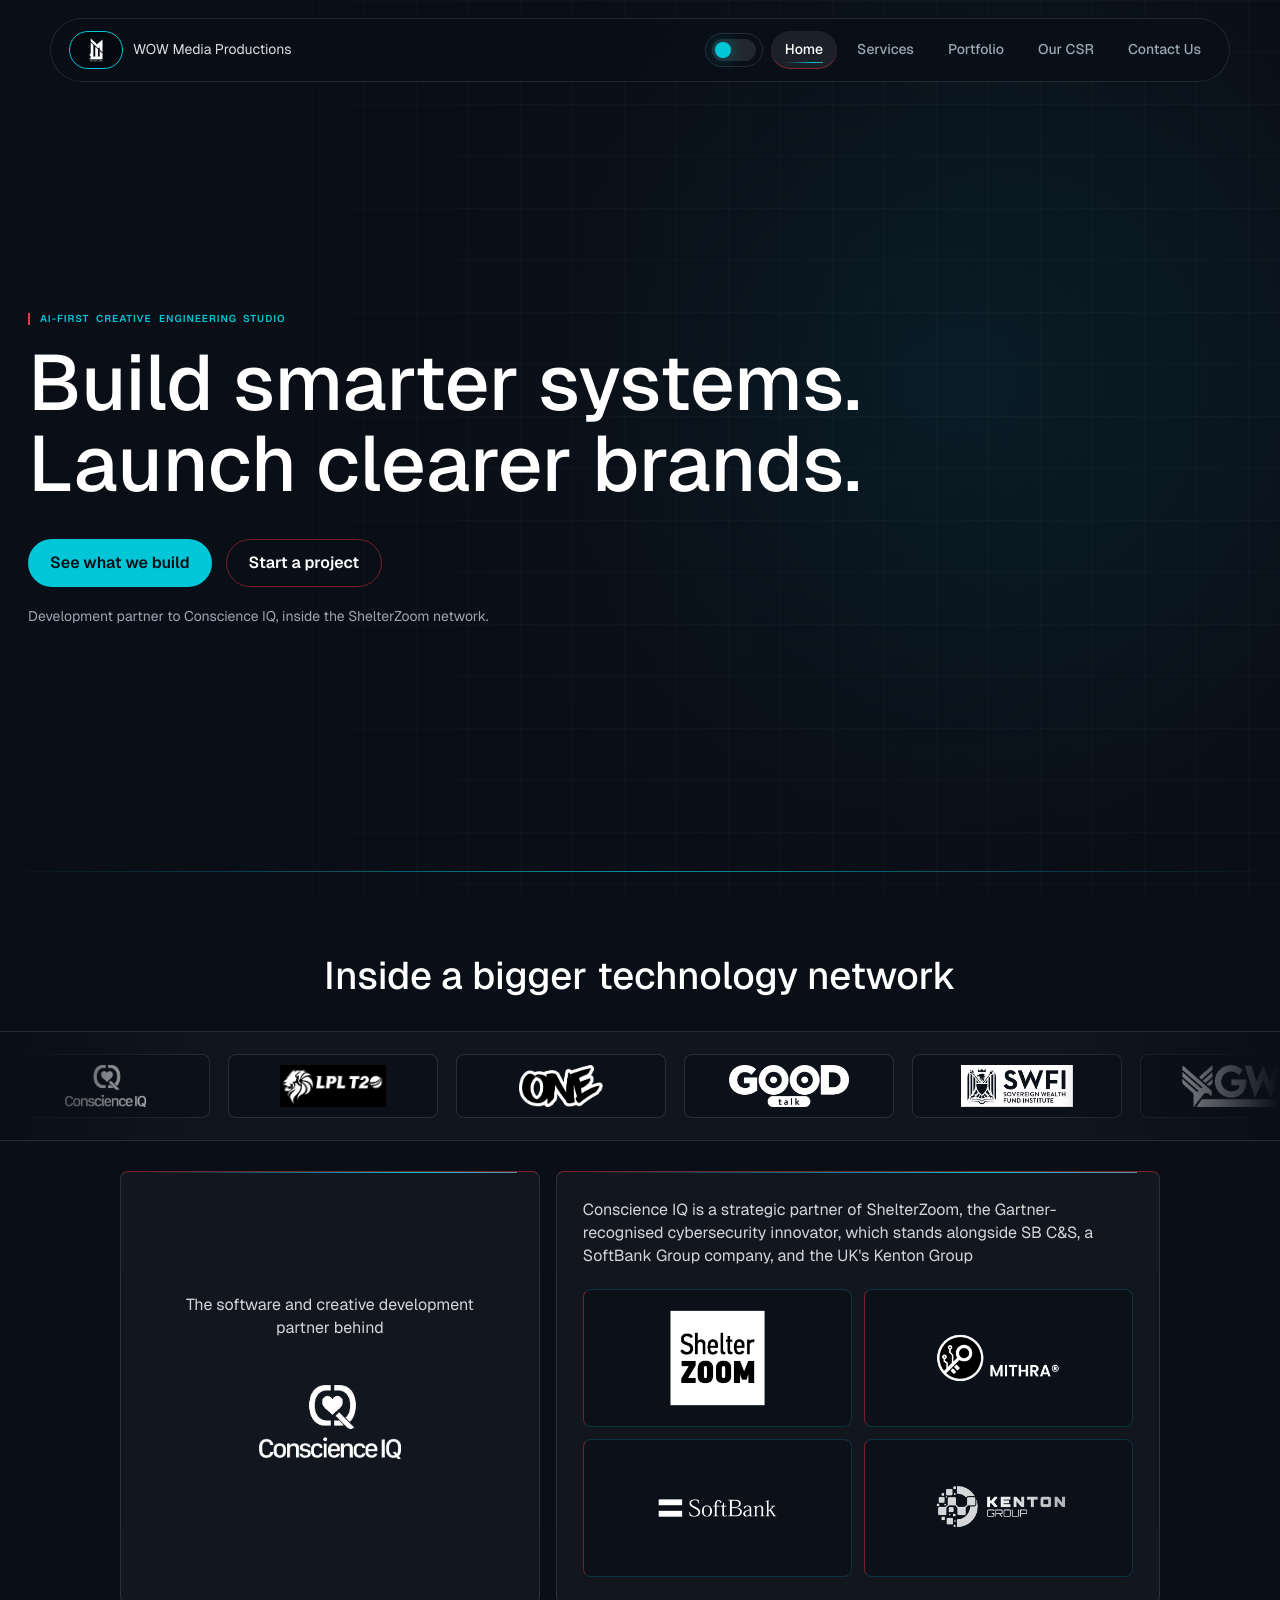
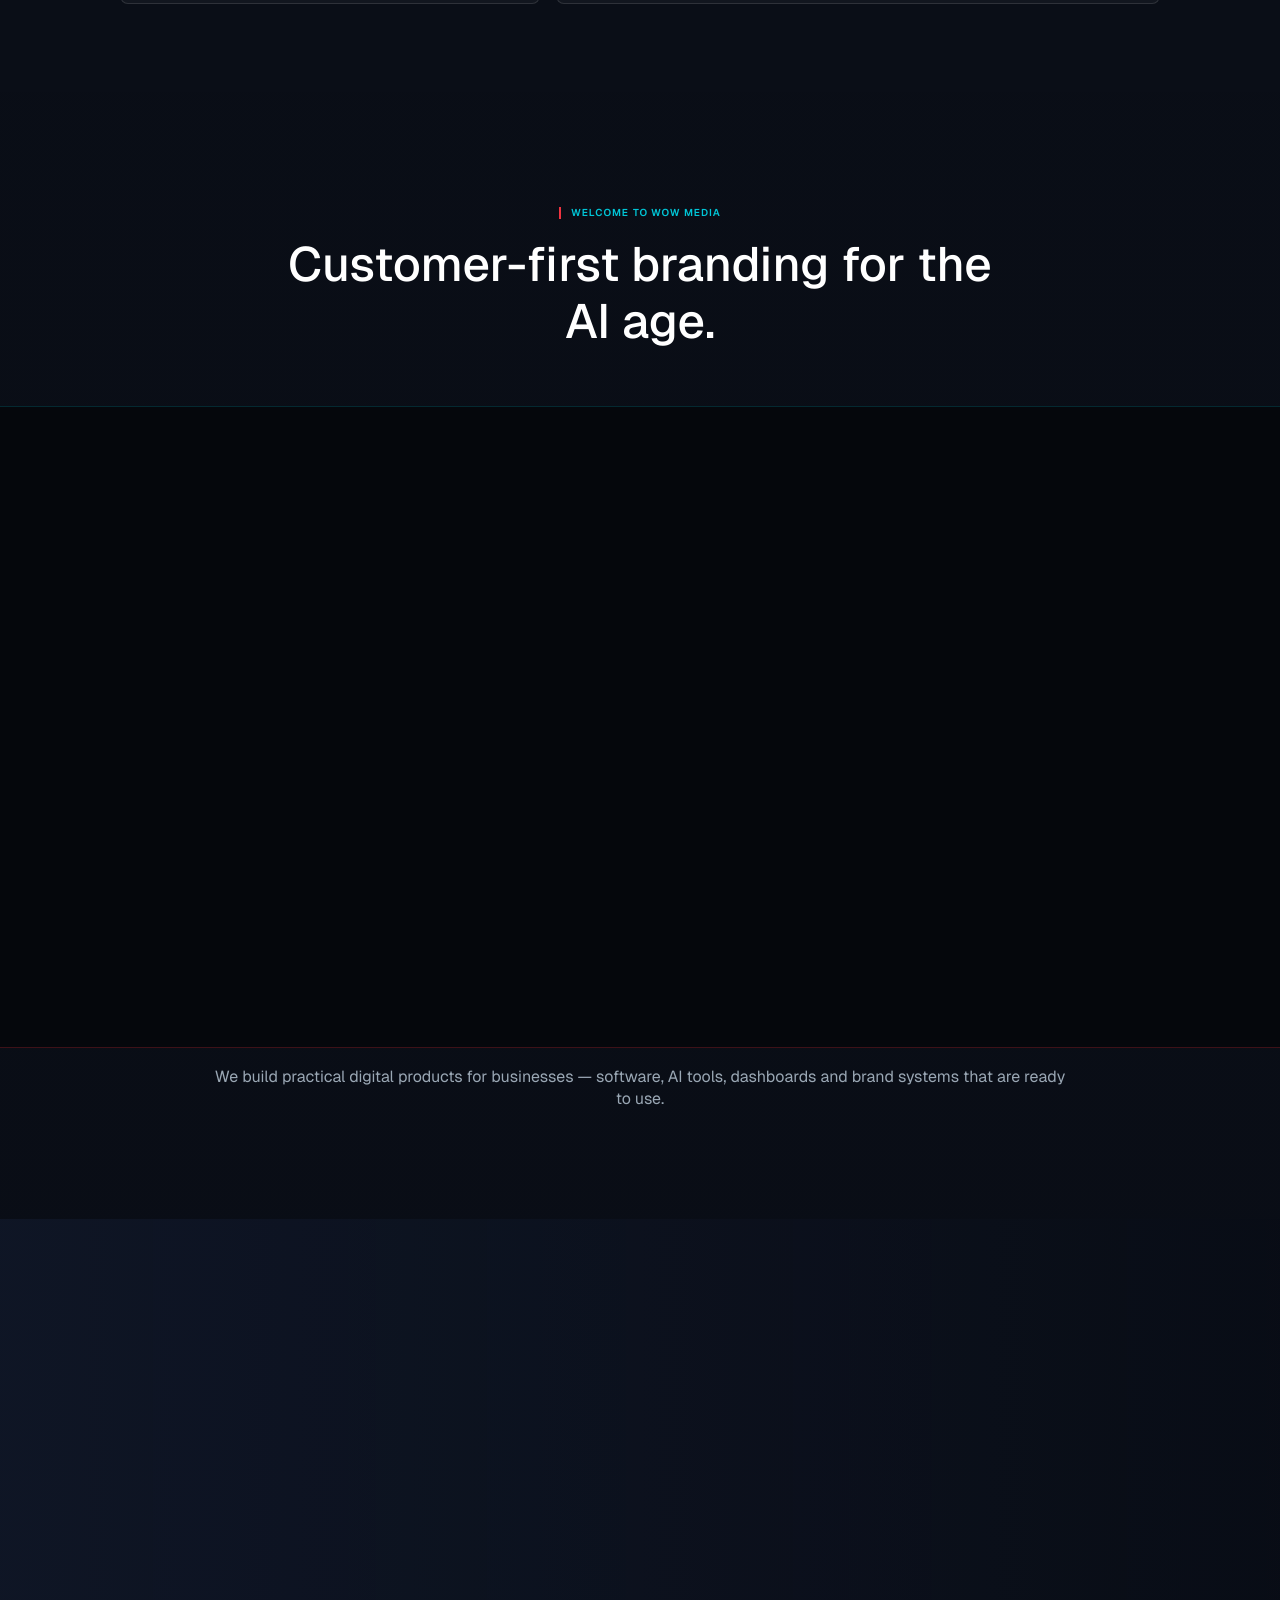
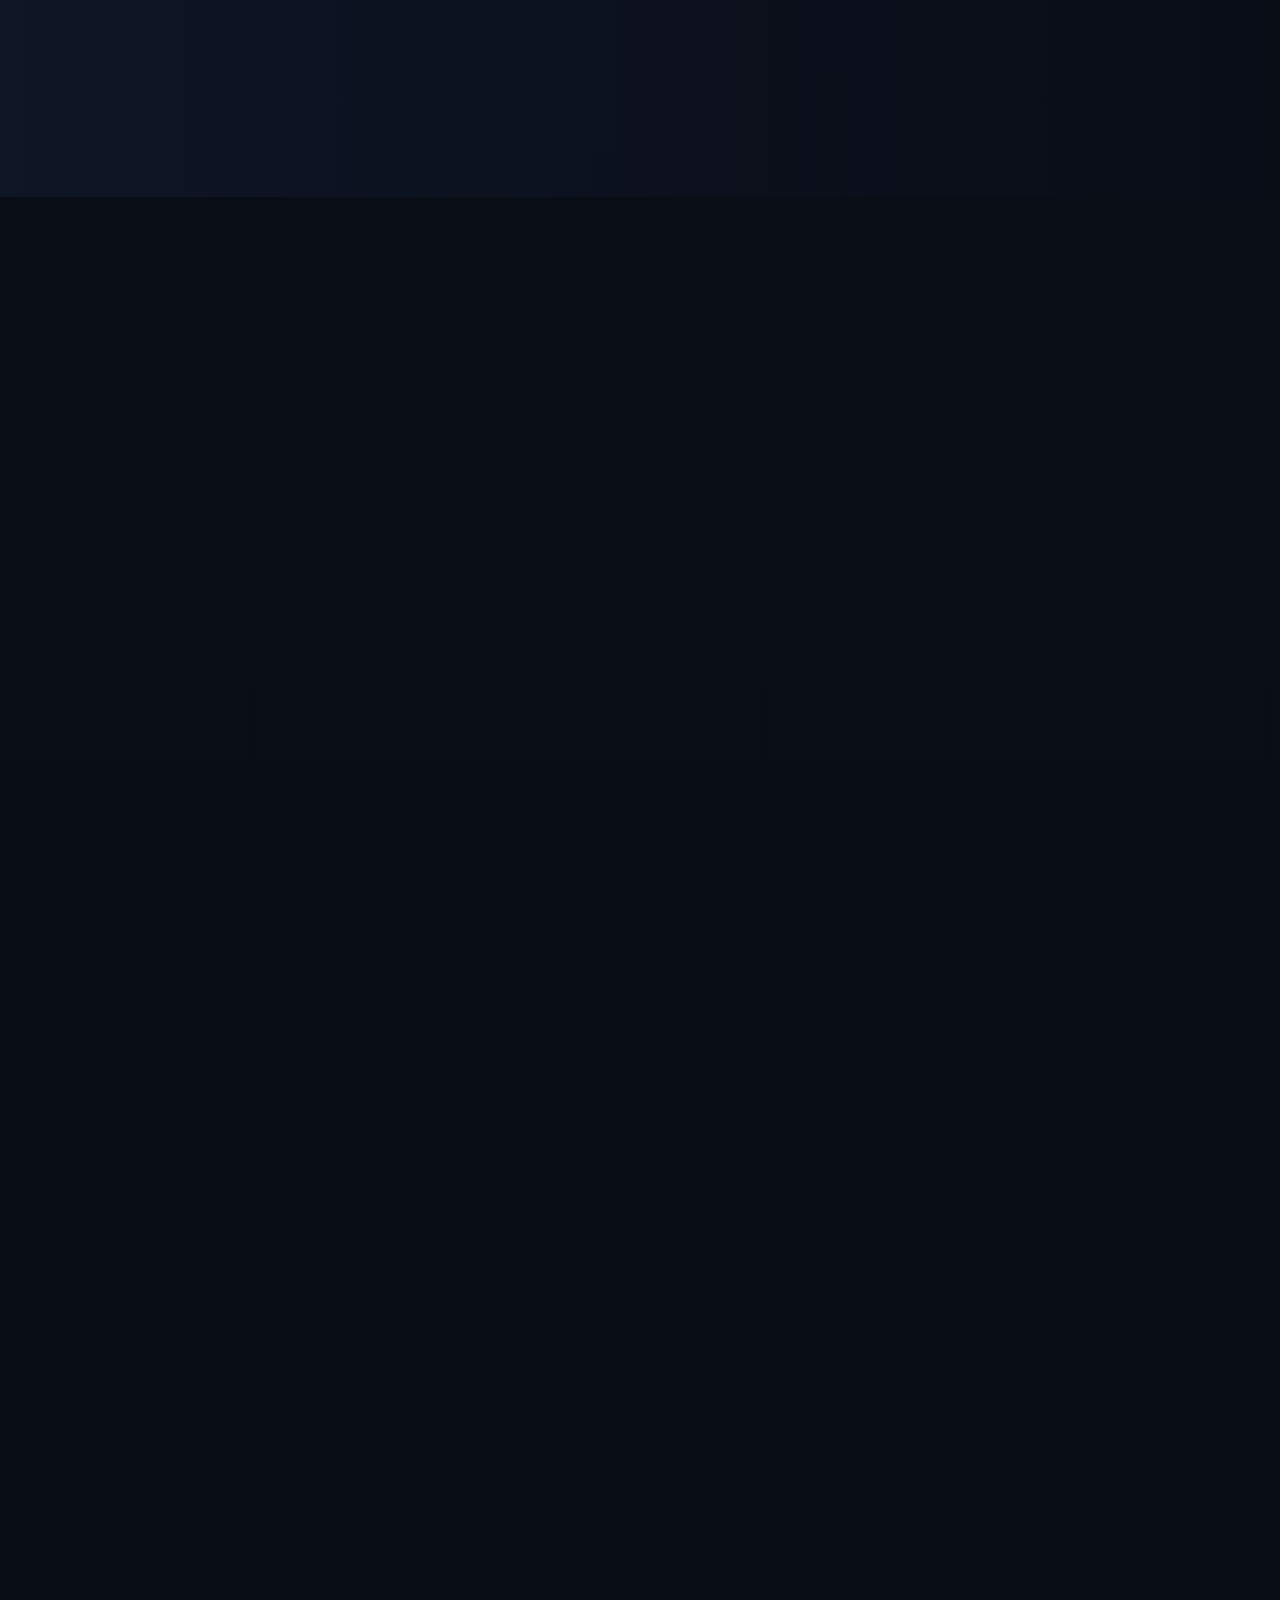
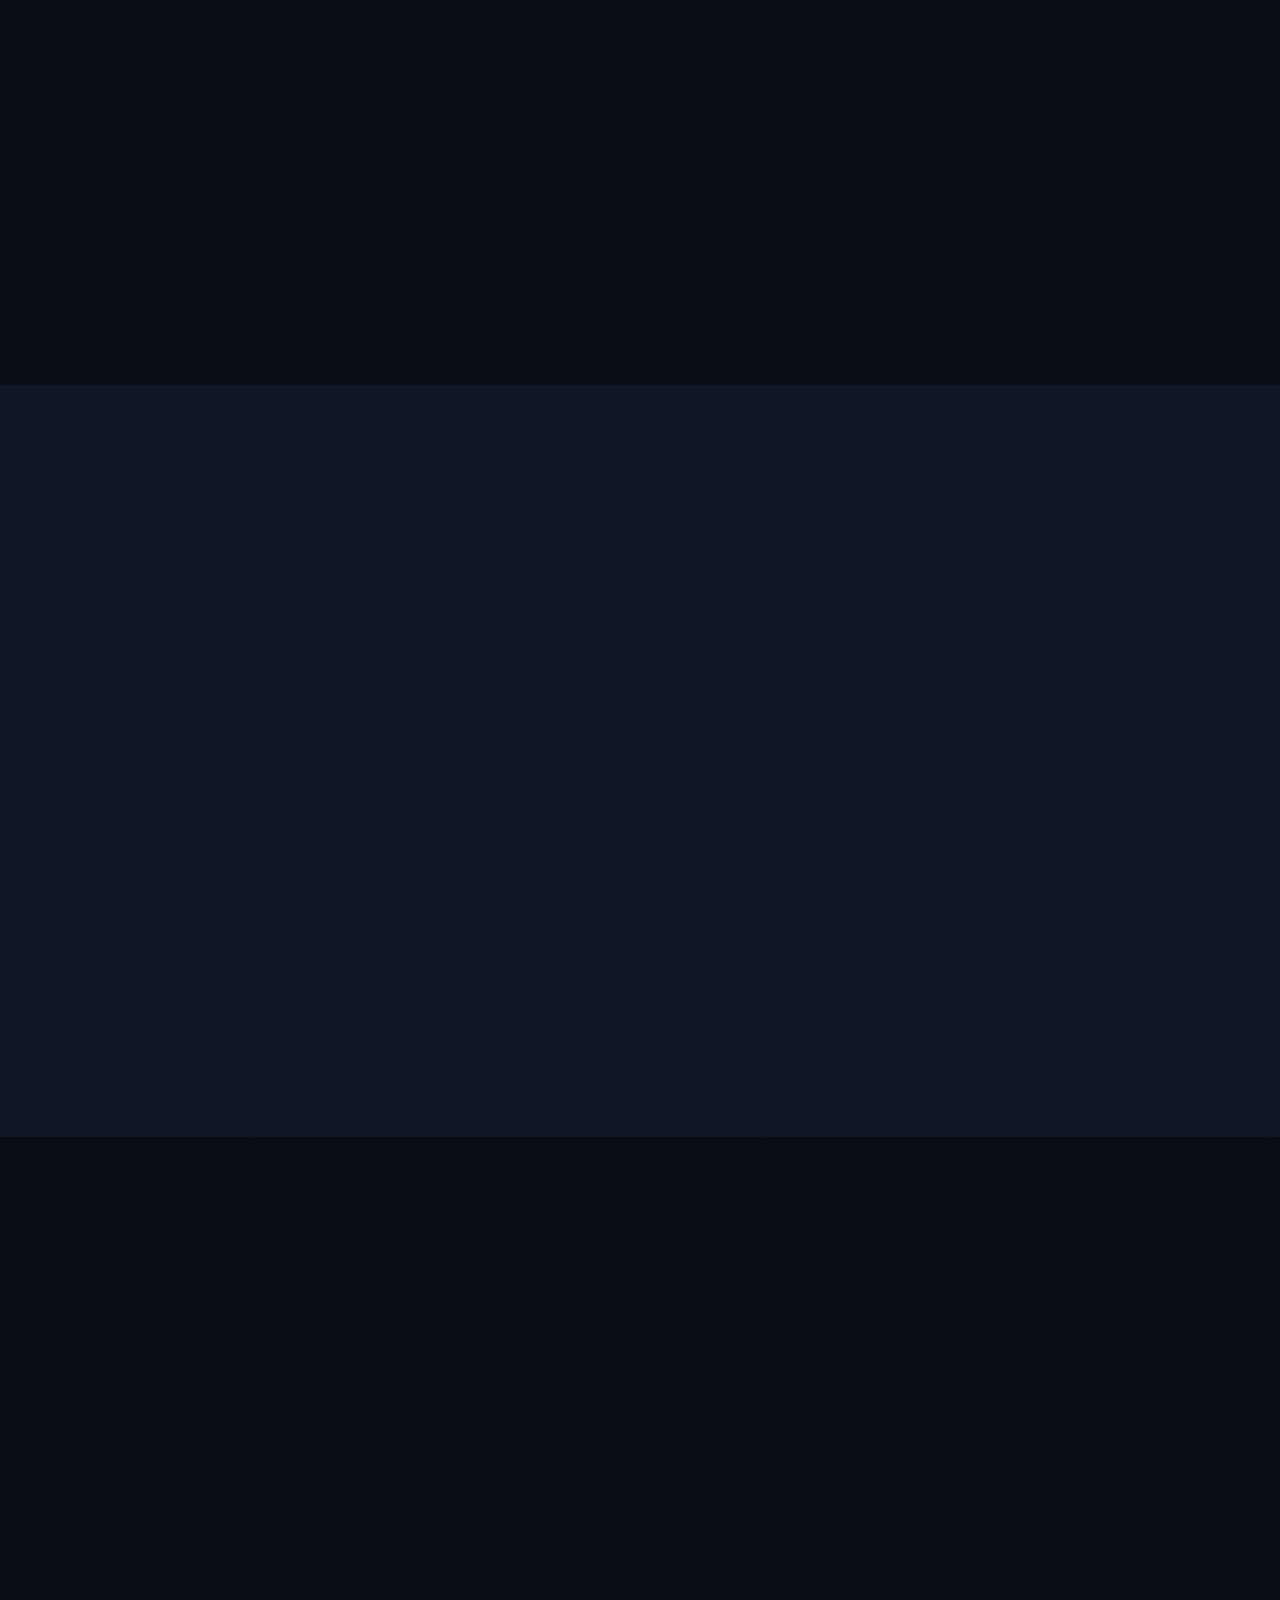
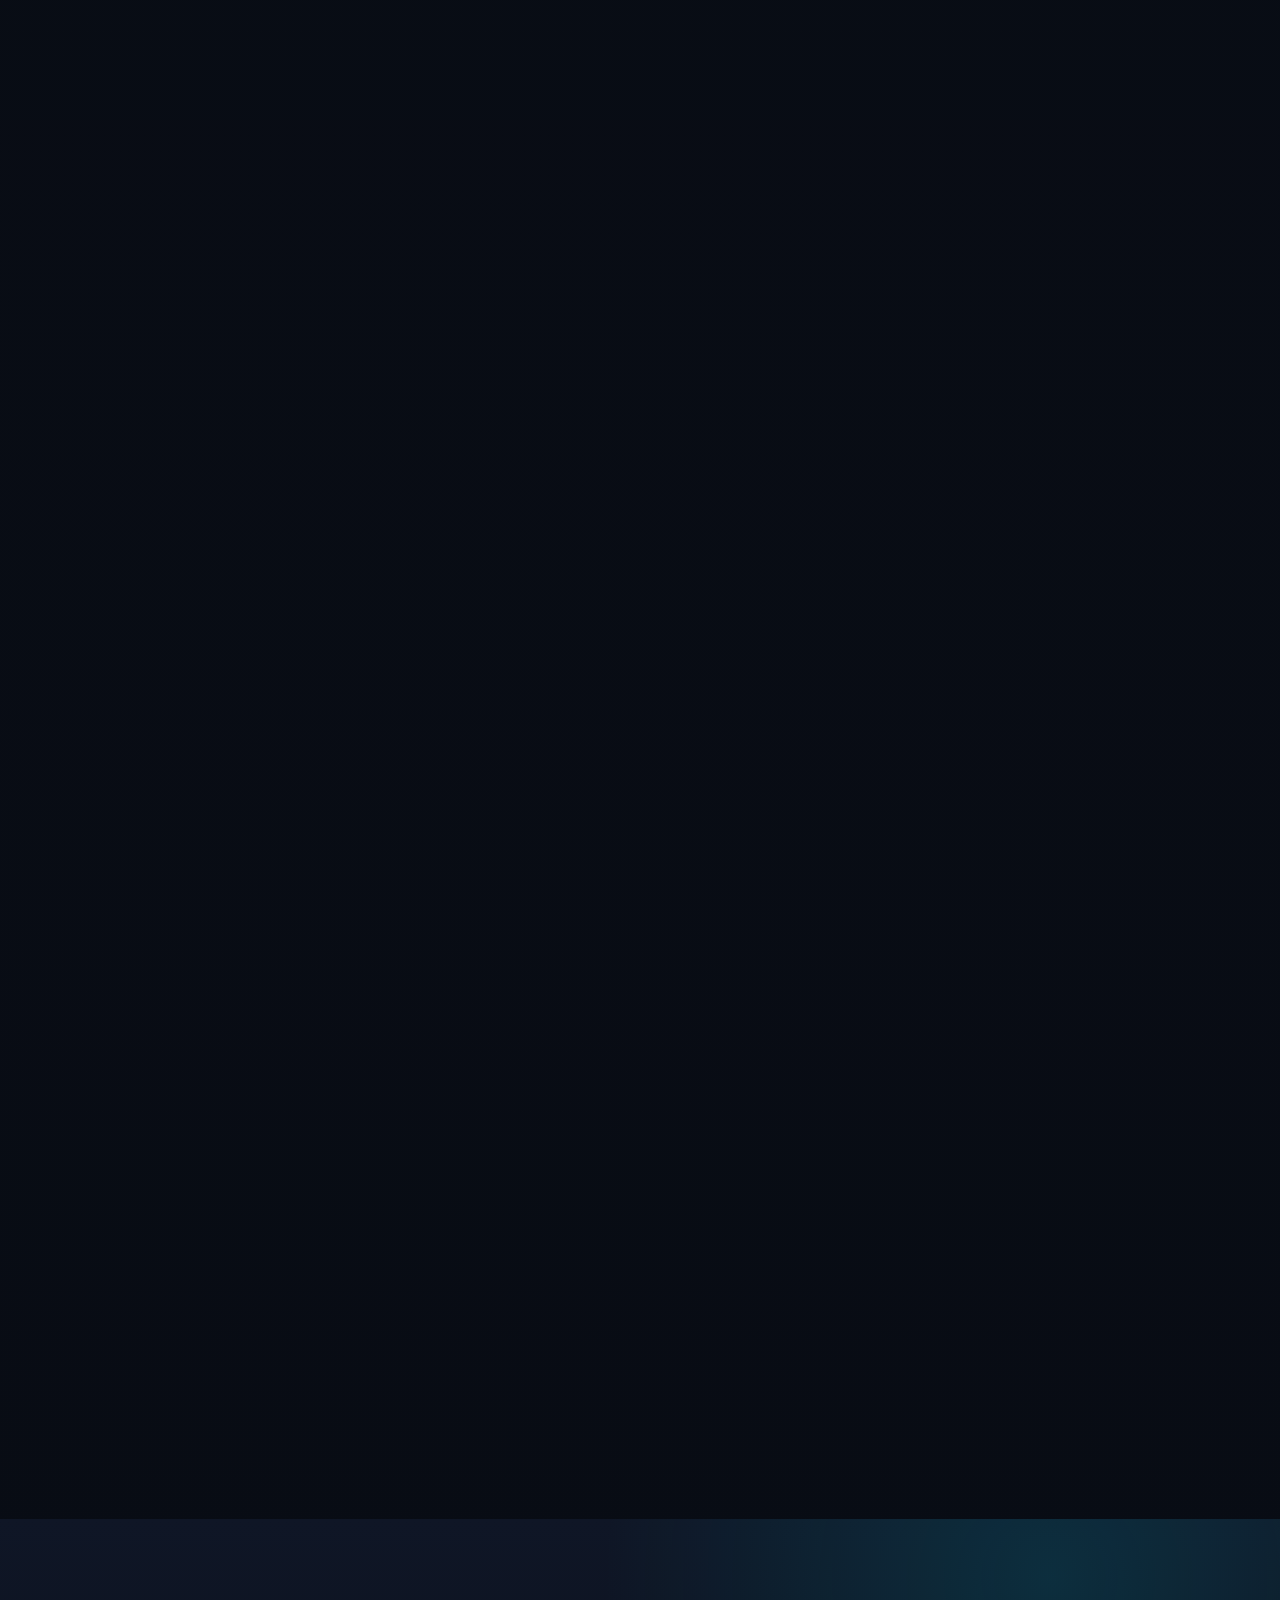
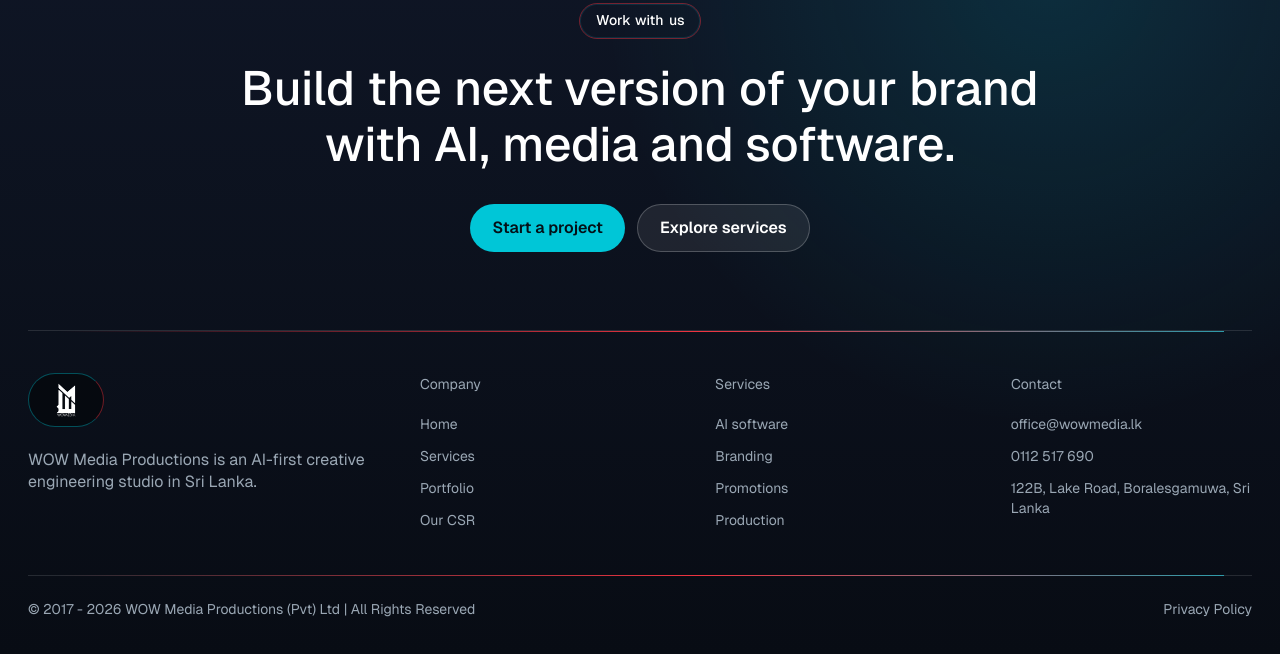
<file: index.html>
﻿<!doctype html>
<html lang="en-LK">
  <head>
    <meta charset="utf-8">
    <meta name="viewport" content="width=device-width, initial-scale=1">
    <title>WOW Media Productions | AI Software, Branding & Media Production Sri Lanka</title>
    <meta name="description" content="WOW Media Productions is an AI-first creative engineering studio in Sri Lanka for AI software, branding, promotions, websites and media production.">
    <meta name="robots" content="index, follow">
    <meta name="theme-color" content="#0a0e17">
    <link rel="canonical" href="https://www.wowmedia.lk/">
    <meta property="og:site_name" content="WOW Media Productions">
    <meta property="og:title" content="WOW Media Productions | AI Software, Branding & Media Production Sri Lanka">
    <meta property="og:description" content="AI-first creative engineering for software, branding, promotions, websites and media production in Sri Lanka.">
    <meta property="og:type" content="website">
    <meta property="og:url" content="https://www.wowmedia.lk/">
    <meta property="og:image" content="https://www.wowmedia.lk/WOW%20MEDIA-01.png">
    <meta property="og:image:alt" content="WOW Media Productions logo">
    <meta property="og:locale" content="en_LK">
    <meta name="twitter:card" content="summary_large_image">
    <meta name="twitter:title" content="WOW Media Productions | AI Software, Branding & Media Production Sri Lanka">
    <meta name="twitter:description" content="AI-first creative engineering for software, branding, promotions, websites and media production in Sri Lanka.">
    <meta name="twitter:image" content="https://www.wowmedia.lk/WOW%20MEDIA-01.png">
    <meta name="twitter:image:alt" content="WOW Media Productions logo">
    <link rel="manifest" href="site.webmanifest">
    <link rel="preconnect" href="https://fonts.googleapis.com">
    <link rel="preconnect" href="https://fonts.gstatic.com" crossorigin>
    <link href="https://fonts.googleapis.com/css2?family=Fragment+Mono&family=Geist:wght@400;500;600;700;800;900&family=Google+Sans+Flex:opsz,wght@6..144,400..900&display=swap" rel="stylesheet">
    <link rel="stylesheet" href="styles.css">
    <script type="application/ld+json">
      {
        "@context": "https://schema.org",
        "@graph": [
          {
            "@type": "Organization",
            "@id": "https://www.wowmedia.lk/#organization",
            "name": "WOW Media Productions (Pvt) Ltd",
            "url": "https://www.wowmedia.lk/",
            "logo": "https://www.wowmedia.lk/WOW%20MEDIA-01.png",
            "email": "office@wowmedia.lk",
            "telephone": "+94 112 517 690",
            "address": {
              "@type": "PostalAddress",
              "streetAddress": "122B, Lake Road",
              "addressLocality": "Boralesgamuwa",
              "addressCountry": "LK"
            }
          },
          {
            "@type": "LocalBusiness",
            "@id": "https://www.wowmedia.lk/#localbusiness",
            "name": "WOW Media Productions",
            "url": "https://www.wowmedia.lk/",
            "image": "https://www.wowmedia.lk/WOW%20MEDIA-01.png",
            "email": "office@wowmedia.lk",
            "telephone": "+94 112 517 690",
            "address": {
              "@type": "PostalAddress",
              "streetAddress": "122B, Lake Road",
              "addressLocality": "Boralesgamuwa",
              "addressCountry": "LK"
            },
            "areaServed": "Sri Lanka",
            "priceRange": "$$"
          },
          {
            "@type": "WebSite",
            "@id": "https://www.wowmedia.lk/#website",
            "url": "https://www.wowmedia.lk/",
            "name": "WOW Media Productions",
            "publisher": {
              "@id": "https://www.wowmedia.lk/#organization"
            }
          }
        ]
      }
    </script>
  </head>
  <body>
    <div class="site-shell">
      <header class="site-header" data-header>
        <a class="brand" href="index.html" aria-label="WOW Media home">
          <span class="brand-mark"><img src="WOW MEDIA-01.png" alt="WOW Media"></span>
          <span class="brand-copy">WOW Media <span class="brand-switch-word" data-brand-word>Productions</span></span>
        </a>
        <button class="theme-toggle" type="button" aria-label="Switch to light mode" aria-pressed="false" data-theme-toggle><span class="theme-toggle-track"><span class="theme-toggle-thumb"></span></span></button>
        <button class="nav-toggle" type="button" aria-label="Open menu" aria-expanded="false" data-nav-toggle><span></span><span></span></button>
        <nav class="nav-links" data-nav>
          <a class="is-active" href="index.html">Home</a>
          <a href="#services">Services</a>
          <a href="portfolio.html">Portfolio</a>
          <a href="csr.html">Our CSR</a>
          <a href="contact.html">Contact Us</a>
        </nav>
      </header>

      <main id="top">
        <section class="hero section">
          <video class="hero-video" muted loop playsinline preload="metadata" aria-hidden="true">
            <source src="Web%20Ani%20v3.mp4" type="video/mp4">
          </video>
          <div class="hero-grid">
            <div class="hero-copy">
              <p class="eyebrow">AI-first creative engineering studio</p>
              <h1>Build smarter systems. Launch clearer brands.</h1>
              <div class="hero-actions">
                <a class="button button-primary" href="#services">See what we build</a>
                <a class="button button-outline" href="contact.html">Start a project</a>
              </div>
              <p class="credibility-line">Development partner to Conscience IQ, inside the ShelterZoom network.</p>
            </div>
          </div>
          <div class="scan-line" aria-hidden="true"></div>
        </section>

        <section class="partner-strip section" aria-labelledby="ecosystem-title">
          <h2 class="partner-heading" id="ecosystem-title">Inside a bigger technology network</h2>
          <div class="client-marquee" aria-label="Scrolling key clients and partners">
            <div class="client-track">
              <span><img src="media/logos/_0000_CIQ-(1)-(2).png" alt="Conscience IQ"></span>
              <span><img src="media/logos/_0001_lpl-logo-copy.jpg.png" alt="LPL"></span>
              <span><img src="media/logos/_0002_wowone.png" alt="WOW One"></span>
              <span><img src="media/logos/_0003_GOODFELLOWS.png" alt="Goodfellows"></span>
              <span><img src="media/logos/_0004_SWIFI.png" alt="SWFI"></span>
              <span><img src="media/logos/_0005_SWFI_GWC_LogoApproved-02.png" alt="SWFI GWC"></span>
              <span><img src="media/logos/_0006_NDB.png" alt="NDB"></span>
              <span><img src="media/logos/_0007_MALIBU-copy.png" alt="Malibu"></span>
              <span><img src="media/logos/_0008_orel.png" alt="OREL PAY"></span>
              <span><img src="media/logos/_0009_softlogic.png" alt="Softlogic"></span>
              <span><img src="media/logos/_0010_sozo.png" alt="SOZO"></span>
              <span><img src="media/logos/_0011_sarva.png" alt="Sarva"></span>
              <span><img src="media/logos/_0012_trelleborg.png" alt="Trelleborg"></span>
              <span><img src="media/logos/_0013_cutting-station.png" alt="Cutting Station"></span>
              <span><img src="media/logos/_0014_monkeybean.png" alt="Monkey Bean"></span>
              <span><img src="media/logos/_0015_australian-aid.png" alt="Australian Aid MDF"></span>
              <span><img src="media/logos/_0016_CFW.png" alt="CFW"></span>
              <span><img src="media/logos/_0017_wowlife.png" alt="WOWLife"></span>
              <span><img src="media/logos/_0018_dance.png" alt="Dance"></span>
              <span><img src="media/logos/_0019_rapha.png" alt="Rapha"></span>
              <span><img src="media/logos/_0020_Logo-14.png" alt="Glory Glow"></span>
              <span><img src="media/logos/_0021_warehouse.png" alt="Warehouse"></span>
              <span><img src="media/logos/_0022_ranelle.png" alt="Renelle"></span>
              <span><img src="media/logos/_0000_CIQ-(1)-(2).png" alt="Conscience IQ"></span>
              <span><img src="media/logos/_0001_lpl-logo-copy.jpg.png" alt="LPL"></span>
              <span><img src="media/logos/_0002_wowone.png" alt="WOW One"></span>
              <span><img src="media/logos/_0003_GOODFELLOWS.png" alt="Goodfellows"></span>
              <span><img src="media/logos/_0004_SWIFI.png" alt="SWFI"></span>
              <span><img src="media/logos/_0005_SWFI_GWC_LogoApproved-02.png" alt="SWFI GWC"></span>
              <span><img src="media/logos/_0006_NDB.png" alt="NDB"></span>
              <span><img src="media/logos/_0007_MALIBU-copy.png" alt="Malibu"></span>
              <span><img src="media/logos/_0008_orel.png" alt="OREL PAY"></span>
              <span><img src="media/logos/_0009_softlogic.png" alt="Softlogic"></span>
              <span><img src="media/logos/_0010_sozo.png" alt="SOZO"></span>
              <span><img src="media/logos/_0011_sarva.png" alt="Sarva"></span>
              <span><img src="media/logos/_0012_trelleborg.png" alt="Trelleborg"></span>
              <span><img src="media/logos/_0013_cutting-station.png" alt="Cutting Station"></span>
              <span><img src="media/logos/_0014_monkeybean.png" alt="Monkey Bean"></span>
              <span><img src="media/logos/_0015_australian-aid.png" alt="Australian Aid MDF"></span>
              <span><img src="media/logos/_0016_CFW.png" alt="CFW"></span>
              <span><img src="media/logos/_0017_wowlife.png" alt="WOWLife"></span>
              <span><img src="media/logos/_0018_dance.png" alt="Dance"></span>
              <span><img src="media/logos/_0019_rapha.png" alt="Rapha"></span>
              <span><img src="media/logos/_0020_Logo-14.png" alt="Glory Glow"></span>
              <span><img src="media/logos/_0021_warehouse.png" alt="Warehouse"></span>
              <span><img src="media/logos/_0022_ranelle.png" alt="Renelle"></span>
            </div>
          </div>
          <div class="partner-network">
            <div class="partner-panel partner-primary">
              <p>The software and creative development partner behind</p>
              <div class="partner-logo logo-ciq" aria-label="Conscience IQ logo"><img src="media/logos/_0000_CIQ-(1)-(2).png" alt="Conscience IQ"></div>
            </div>
            <div class="partner-panel partner-alliance">
              <p>
                Conscience IQ is a strategic partner of ShelterZoom, the Gartner-recognised
                cybersecurity innovator, which stands alongside SB C&amp;S, a SoftBank
                Group company, and the UK's Kenton Group
              </p>
              <div class="partner-logo-grid" aria-label="Partner logos">
                <div class="partner-logo"><img src="media/logos/Shelter zoom.png" alt="ShelterZoom"></div>
                <div class="partner-logo"><img src="media/logos/mithra.png" alt="Mithra"></div>
                <div class="partner-logo"><img src="media/logos/soft bank.png" alt="SoftBank"></div>
                <div class="partner-logo"><img src="media/logos/kenton.png" alt="Kenton Group"></div>
              </div>
            </div>
          </div>
        </section>

        <section class="section intro">
          <div class="section-heading">
            <p class="eyebrow">Welcome to WOW Media</p>
            <h2>Customer-first branding for the AI age.</h2>
          </div>
          <div class="intro-copy">
            <div class="intro-video-banner">
              <video muted loop playsinline preload="none" data-src="line%20new%20v1.mp4"></video>
            </div>
            <p>We build practical digital products for businesses — software, AI tools, dashboards and brand systems that are ready to use.</p>
          </div>
        </section>

        <section class="section product-band" aria-labelledby="ciq-title">
          <div class="product-copy">
            <p class="eyebrow">Flagship platform</p>
            <h2 id="ciq-title">Conscience IQ readiness systems</h2>
            <p>
              We support the product, interface and software development behind Conscience IQ,
              translating human signals into practical readiness tools for teams, leadership
              and enterprise decision-making.
            </p>
            <a class="text-link" href="contact.html">Discuss an AI product</a>
          </div>
          <div class="diagnostic-board product-video-panel" aria-hidden="true">
            <video class="product-video" muted loop playsinline preload="none" data-src="https://media.githubusercontent.com/media/NipuniThakshila2000/WOWMedia-Productions/main/CIQ%20x%20Healthcare%20Low%20Res.mp4"></video>
          </div>
        </section>

        <section class="section services" id="services">
          <div class="section-heading wide">
            <p class="eyebrow">AI-first capabilities</p>
            <h2>Promotions, branding and software built as one operating layer.</h2>
          </div>
          <div class="detail-grid">
            <article><div class="media-slot media-card visual-placeholder capability-image capability-python"></div><h3>AI software development</h3><p>Custom AI tools, web apps, machine-learning workflows, automations and decision-support interfaces.</p></article>
            <article><div class="media-slot media-card visual-placeholder capability-image capability-diamond"></div><h3>Branding and promotions</h3><p>Campaign strategy, identity direction, launch content, social systems and audience growth.</p></article>
            <article><div class="media-slot media-card visual-placeholder capability-image capability-ps"></div><h3>Production and media</h3><p>Video production, event coverage, motion graphics, web series, commercials and content repurposing.</p></article>
            <article><div class="media-slot media-card visual-placeholder capability-image capability-network"></div><h3>Digital product design</h3><p>Websites, interfaces, apps, dashboards and product experiences engineered for adoption.</p></article>
          </div>
        </section>

        <section class="section pathways">
          <div class="section-heading wide"><p class="eyebrow">Select your pathway</p><h2>Choose the team you need now, then scale into the next layer.</h2></div>
          <div class="pathway-grid">
            <a class="pathway-card pathway-ai" href="contact.html"><video class="pathway-video" muted loop playsinline preload="none" data-src="1%20v1.mp4" aria-hidden="true"></video><span>AI products</span><strong>AI that reads, automates, and acts.</strong></a>
            <a class="pathway-card pathway-growth" href="contact.html"><video class="pathway-video" muted loop playsinline preload="none" data-src="2.mp4" aria-hidden="true"></video><span>Growth campaigns</span><strong>Campaigns, built smarter.</strong></a>
            <a class="pathway-card pathway-production" href="contact.html"><video class="pathway-video" muted loop playsinline preload="none" aria-hidden="true"><source data-src="https://media.githubusercontent.com/media/NipuniThakshila2000/WOWMedia-Productions/clean-main/3v2.mp4" type="video/mp4"><source data-src="https://media.githubusercontent.com/media/wowmedia-lk/wmp-site/clean-main/3v2.mp4" type="video/mp4"></video><span>Creative production</span><strong>Brand stories built for every channel.</strong></a>
          </div>
        </section>

        <section class="section proof">
          <div class="section-heading">
            <p class="eyebrow">Let's talk numbers</p>
            <h2>Built from fifteen years of real-world media, technology, and execution pressure.</h2>
          </div>
          <div class="metrics-grid">
            <div><strong>960+</strong><span>Hours of live operational experience</span></div>
            <div><strong>764+</strong><span>Projects planned, managed, and delivered</span></div>
            <div><strong>3000+</strong><span>Digital assets produced, structured, and published</span></div>
            <div><strong>5200+</strong><span>Content pieces repurposed, optimized, and distributed</span></div>
            <div><strong>12000+</strong><span>Audience growth generated for clients</span></div>
            <div><strong>2M+</strong><span>Collective views and engagement signals analyzed</span></div>
          </div>
          <p class="proof-note">This is not just production experience. It is a foundation of human behavior, content systems, workflow pressure, audience response, and real-world execution data - now being transformed into AI-powered solutions for brands, businesses, and creators.</p>
        </section>

        <section class="section navigators">
          <div class="section-heading">
            <p class="eyebrow">The navigators</p>
            <h2>The team steering brands away from anonymity.</h2>
          </div>
          <div class="people-grid">
            <article><div class="portrait-slot media-slot portrait-photo portrait-jude"></div><h3>Jude</h3><p>Chairman / CEO with deep IT experience across database architecture, interface development, coding, troubleshooting and business strategy. Leads AI and innovation initiatives at WOW Media.</p></article>
            <article><div class="portrait-slot media-slot portrait-photo portrait-elija"></div><h3>Anuruddha "Elijah"</h3><p>Software development head at WOW Media, combining technical direction with design sensibility, motion graphics and campaign-level creative thinking.</p></article>
            <article><div class="portrait-slot media-slot portrait-photo portrait-darren"></div><h3>Darren</h3><p>Director and creative leader with award-recognised editing and direction, shaping production work from concept through execution.</p></article>
          </div>
        </section>

        <section class="section team-section navigators">
          <div class="section-heading">
            <p class="eyebrow">The team</p>
            <h2>Our Marketing &amp; Technology Experts</h2>
          </div>
          <div class="client-marquee team-showcase" aria-label="Team members showcase">
              <div class="client-track team-track">
              <article><div class="portrait-slot media-slot portrait-photo portrait-pramod"></div><h3>Pramod</h3><p>Cinematography.</p></article>
              <article><div class="portrait-slot media-slot portrait-photo portrait-loshi"></div><h3>Loshana</h3><p>Branding.</p></article>
              <article><div class="portrait-slot media-slot portrait-photo portrait-nidul"></div><h3>Nidul</h3><p>Management.</p></article>
              <article><div class="portrait-slot media-slot portrait-photo portrait-hiru"></div><h3>Hiruni</h3><p>Branding &amp; Production.</p></article>
              <article><div class="portrait-slot media-slot portrait-photo portrait-isuru"></div><h3>Isuru</h3><p>Production.</p></article>
              <article><div class="portrait-slot media-slot portrait-photo portrait-nipuni"></div><h3>Nipuni</h3><p>Web development.</p></article>
              <article><div class="portrait-slot media-slot portrait-photo portrait-pramuk"></div><h3>Pramuk</h3><p>Production.</p></article>
              <article aria-hidden="true"><div class="portrait-slot media-slot portrait-photo portrait-pramod"></div><h3>Pramod</h3><p>Cinematography.</p></article>
              <article aria-hidden="true"><div class="portrait-slot media-slot portrait-photo portrait-loshi"></div><h3>Loshana</h3><p>Branding.</p></article>
              <article aria-hidden="true"><div class="portrait-slot media-slot portrait-photo portrait-nidul"></div><h3>Nidul</h3><p>Management.</p></article>
              <article aria-hidden="true"><div class="portrait-slot media-slot portrait-photo portrait-hiru"></div><h3>Hiruni</h3><p>Branding &amp; Production.</p></article>
              <article aria-hidden="true"><div class="portrait-slot media-slot portrait-photo portrait-isuru"></div><h3>Isuru</h3><p>Production.</p></article>
              <article aria-hidden="true"><div class="portrait-slot media-slot portrait-photo portrait-nipuni"></div><h3>Nipuni</h3><p>Web development.</p></article>
              <article aria-hidden="true"><div class="portrait-slot media-slot portrait-photo portrait-pramuk"></div><h3>Pramuk</h3><p>Production.</p></article>
              </div>
          </div>
        </section>

      </main>

      <footer class="site-footer">
        <div class="footer-cta">
          <p class="footer-pill">Work with us</p>
          <h2>Build the next version of your brand with AI, media and software.</h2>
          <div class="footer-actions">
            <a class="button button-primary" href="contact.html">Start a project</a>
            <a class="button button-light" href="#services">Explore services</a>
          </div>
        </div>
        <div class="footer-main">
          <div class="footer-brand">
            <span class="footer-logo"><img src="WOW MEDIA-01.png" alt="WOW Media"></span>
            <p>WOW Media Productions is an AI-first creative engineering studio in Sri Lanka.</p>
          </div>
          <div class="footer-column">
            <h3>Company</h3>
            <a href="index.html">Home</a>
            <a href="#services">Services</a>
            <a href="portfolio.html">Portfolio</a>
            <a href="csr.html">Our CSR</a>
          </div>
          <div class="footer-column">
            <h3>Services</h3>
            <a href="#services">AI software</a>
            <a href="#services">Branding</a>
            <a href="#services">Promotions</a>
            <a href="#services">Production</a>
          </div>
          <div class="footer-column">
            <h3>Contact</h3>
            <a href="mailto:office@wowmedia.lk">office@wowmedia.lk</a>
            <a href="tel:+94112517690">0112 517 690</a>
            <span>122B, Lake Road, Boralesgamuwa, Sri Lanka</span>
          </div>
        </div>
        <div class="footer-bottom">
          <span>© 2017 - 2026 WOW Media Productions (Pvt) Ltd | All Rights Reserved</span>
          <a href="privacy-policy.html">Privacy Policy</a>
        </div>
      </footer>
    </div>
    <script src="script.js" defer></script>
  </body>
</html>
</file>
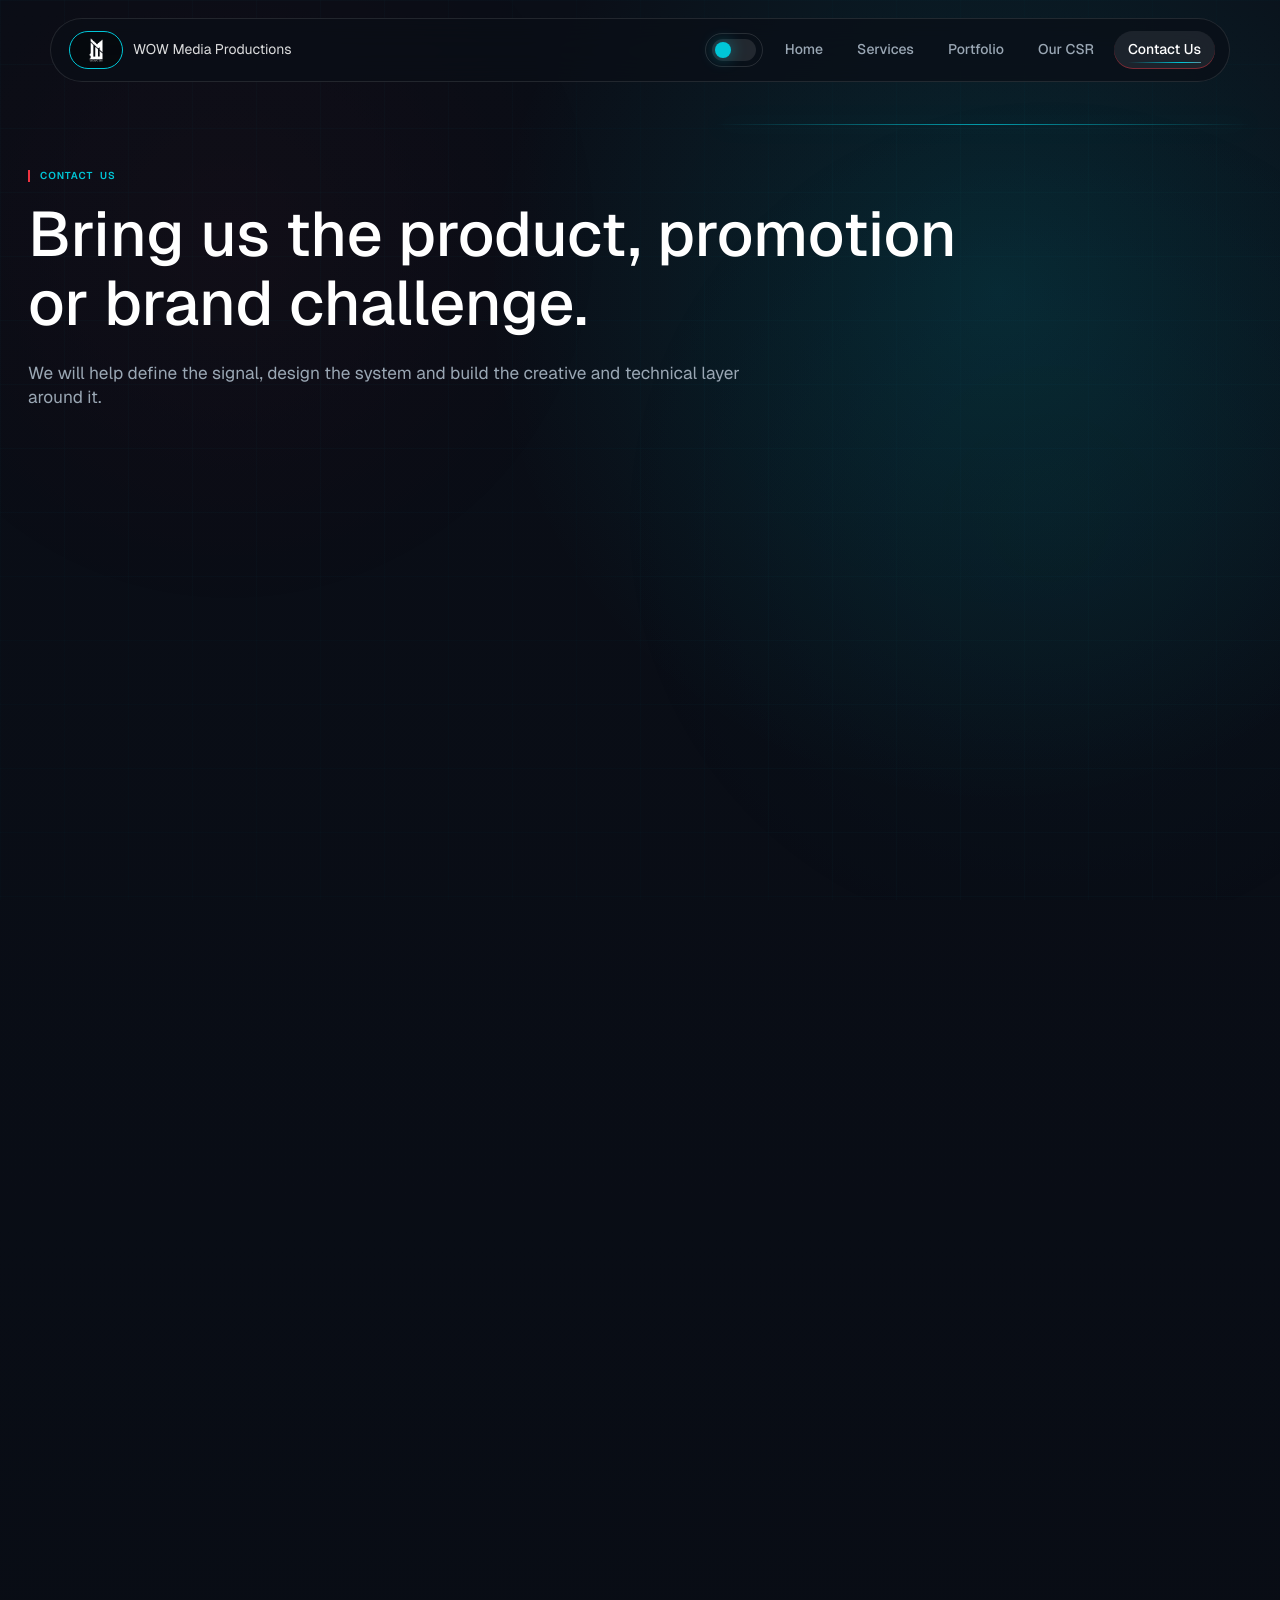
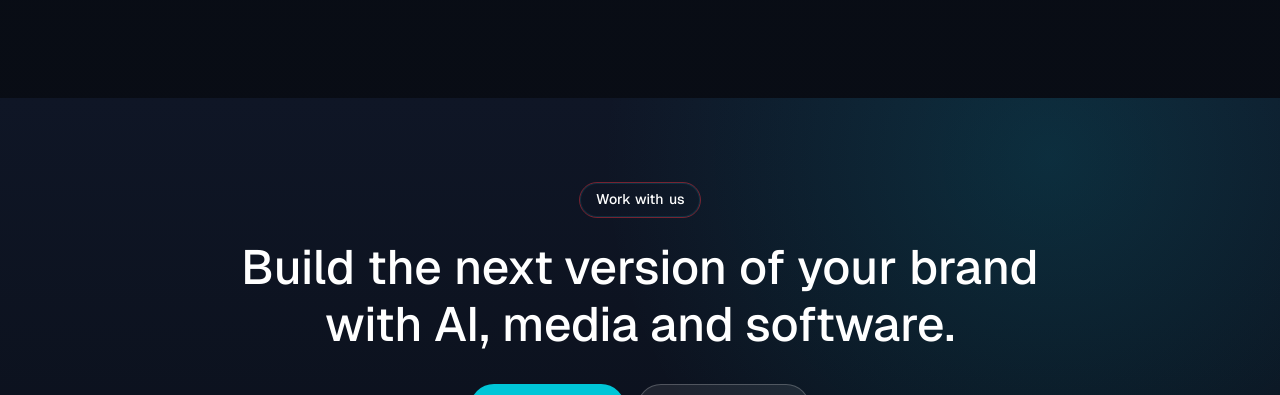
<file: contact.html>
﻿<!doctype html>
<html lang="en-LK">
  <head>
    <meta charset="utf-8">
    <meta name="viewport" content="width=device-width, initial-scale=1">
    <title>Contact WOW Media Productions | AI, Branding & Media Studio Sri Lanka</title>
    <meta name="description" content="Contact WOW Media Productions in Boralesgamuwa, Sri Lanka for AI software, branding, promotions, websites, consulting and media production projects.">
    <meta name="robots" content="index, follow">
    <meta name="theme-color" content="#0a0e17">
    <link rel="canonical" href="https://www.wowmedia.lk/contact.html">
    <meta property="og:site_name" content="WOW Media Productions">
    <meta property="og:title" content="Contact WOW Media Productions | AI, Branding & Media Studio Sri Lanka">
    <meta property="og:description" content="Start a project with WOW Media for AI software, branding, promotions, websites, consulting and media production.">
    <meta property="og:type" content="website">
    <meta property="og:url" content="https://www.wowmedia.lk/contact.html">
    <meta property="og:image" content="https://www.wowmedia.lk/WOW%20MEDIA-01.png">
    <meta property="og:image:alt" content="Contact WOW Media Productions in Sri Lanka">
    <meta property="og:locale" content="en_LK">
    <meta name="twitter:card" content="summary_large_image">
    <meta name="twitter:title" content="Contact WOW Media Productions | AI, Branding & Media Studio Sri Lanka">
    <meta name="twitter:description" content="Start a project with WOW Media for AI software, branding, promotions, websites, consulting and media production.">
    <meta name="twitter:image" content="https://www.wowmedia.lk/WOW%20MEDIA-01.png">
    <meta name="twitter:image:alt" content="Contact WOW Media Productions in Sri Lanka">
    <link rel="manifest" href="site.webmanifest">
    <link rel="preconnect" href="https://fonts.googleapis.com">
    <link rel="preconnect" href="https://fonts.gstatic.com" crossorigin>
    <link href="https://fonts.googleapis.com/css2?family=Fragment+Mono&family=Geist:wght@400;500;600;700;800;900&family=Google+Sans+Flex:opsz,wght@6..144,400..900&display=swap" rel="stylesheet">
    <link rel="stylesheet" href="styles.css">
  </head>
  <body>
    <div class="site-shell">
      <header class="site-header" data-header>
        <a class="brand" href="index.html"><span class="brand-mark"><img src="WOW MEDIA-01.png" alt="WOW Media"></span><span class="brand-copy">WOW Media <span class="brand-switch-word" data-brand-word>Productions</span></span></a>
        <button class="theme-toggle" type="button" aria-label="Switch to light mode" aria-pressed="false" data-theme-toggle><span class="theme-toggle-track"><span class="theme-toggle-thumb"></span></span></button>
        <button class="nav-toggle" type="button" aria-label="Open menu" aria-expanded="false" data-nav-toggle><span></span><span></span></button>
        <nav class="nav-links" data-nav>
          <a href="index.html">Home</a><a href="services.html">Services</a><a href="portfolio.html">Portfolio</a><a href="csr.html">Our CSR</a><a class="is-active" href="contact.html">Contact Us</a>
        </nav>
      </header>

      <main>
        <section class="section page-hero">
          <p class="eyebrow">Contact us</p>
          <h1>Bring us the product, promotion or brand challenge.</h1>
          <p>We will help define the signal, design the system and build the creative and technical layer around it.</p>
        </section>

        <section class="section contact">
          <div class="contact-copy">
            <p class="eyebrow">Start a project</p>
            <h2>WOW Media Productions (Pvt) Ltd</h2>
            <p>For AI software, branding, promotions, production, media coverage, consulting and website work, contact the studio directly.</p>
          </div>
          <div class="contact-card">
            <div class="media-slot map-slot">
              <iframe title="WOW Media office location map" src="https://www.google.com/maps?q=122B%2C%20Lake%20Road%2C%20Boralesgamuwa%2C%20Sri%20Lanka&amp;output=embed" loading="lazy" referrerpolicy="no-referrer-when-downgrade"></iframe>
            </div>
            <a href="mailto:office@wowmedia.lk">office@wowmedia.lk</a>
            <a href="tel:+94112517690">0112 517 690</a>
            <address>122B, Lake Road,<br>Boralesgamuwa,<br>Sri Lanka</address>
          </div>
        </section>
      </main>

      <footer class="site-footer">
        <div class="footer-cta"><p class="footer-pill">Work with us</p><h2>Build the next version of your brand with AI, media and software.</h2><div class="footer-actions"><a class="button button-primary" href="contact.html">Start a project</a><a class="button button-light" href="services.html">Explore services</a></div></div>
        <div class="footer-main"><div class="footer-brand"><span class="footer-logo"><img src="WOW MEDIA-01.png" alt="WOW Media"></span><p>WOW Media Productions is an AI-first creative engineering studio in Sri Lanka.</p></div><div class="footer-column"><h3>Company</h3><a href="index.html">Home</a><a href="services.html">Services</a><a href="portfolio.html">Portfolio</a><a href="csr.html">Our CSR</a></div><div class="footer-column"><h3>Services</h3><a href="services.html">AI software</a><a href="services.html">Branding</a><a href="services.html">Promotions</a><a href="services.html">Production</a></div><div class="footer-column"><h3>Contact</h3><a href="mailto:office@wowmedia.lk">office@wowmedia.lk</a><a href="tel:+94112517690">0112 517 690</a><span>122B, Lake Road, Boralesgamuwa, Sri Lanka</span></div></div>
        <div class="footer-bottom"><span>© 2017 - 2026 WOW Media Productions (Pvt) Ltd | All Rights Reserved</span><a href="privacy-policy.html">Privacy Policy</a></div>
      </footer>
    </div>
    <script src="script.js" defer></script>
  </body>
</html>
</file>
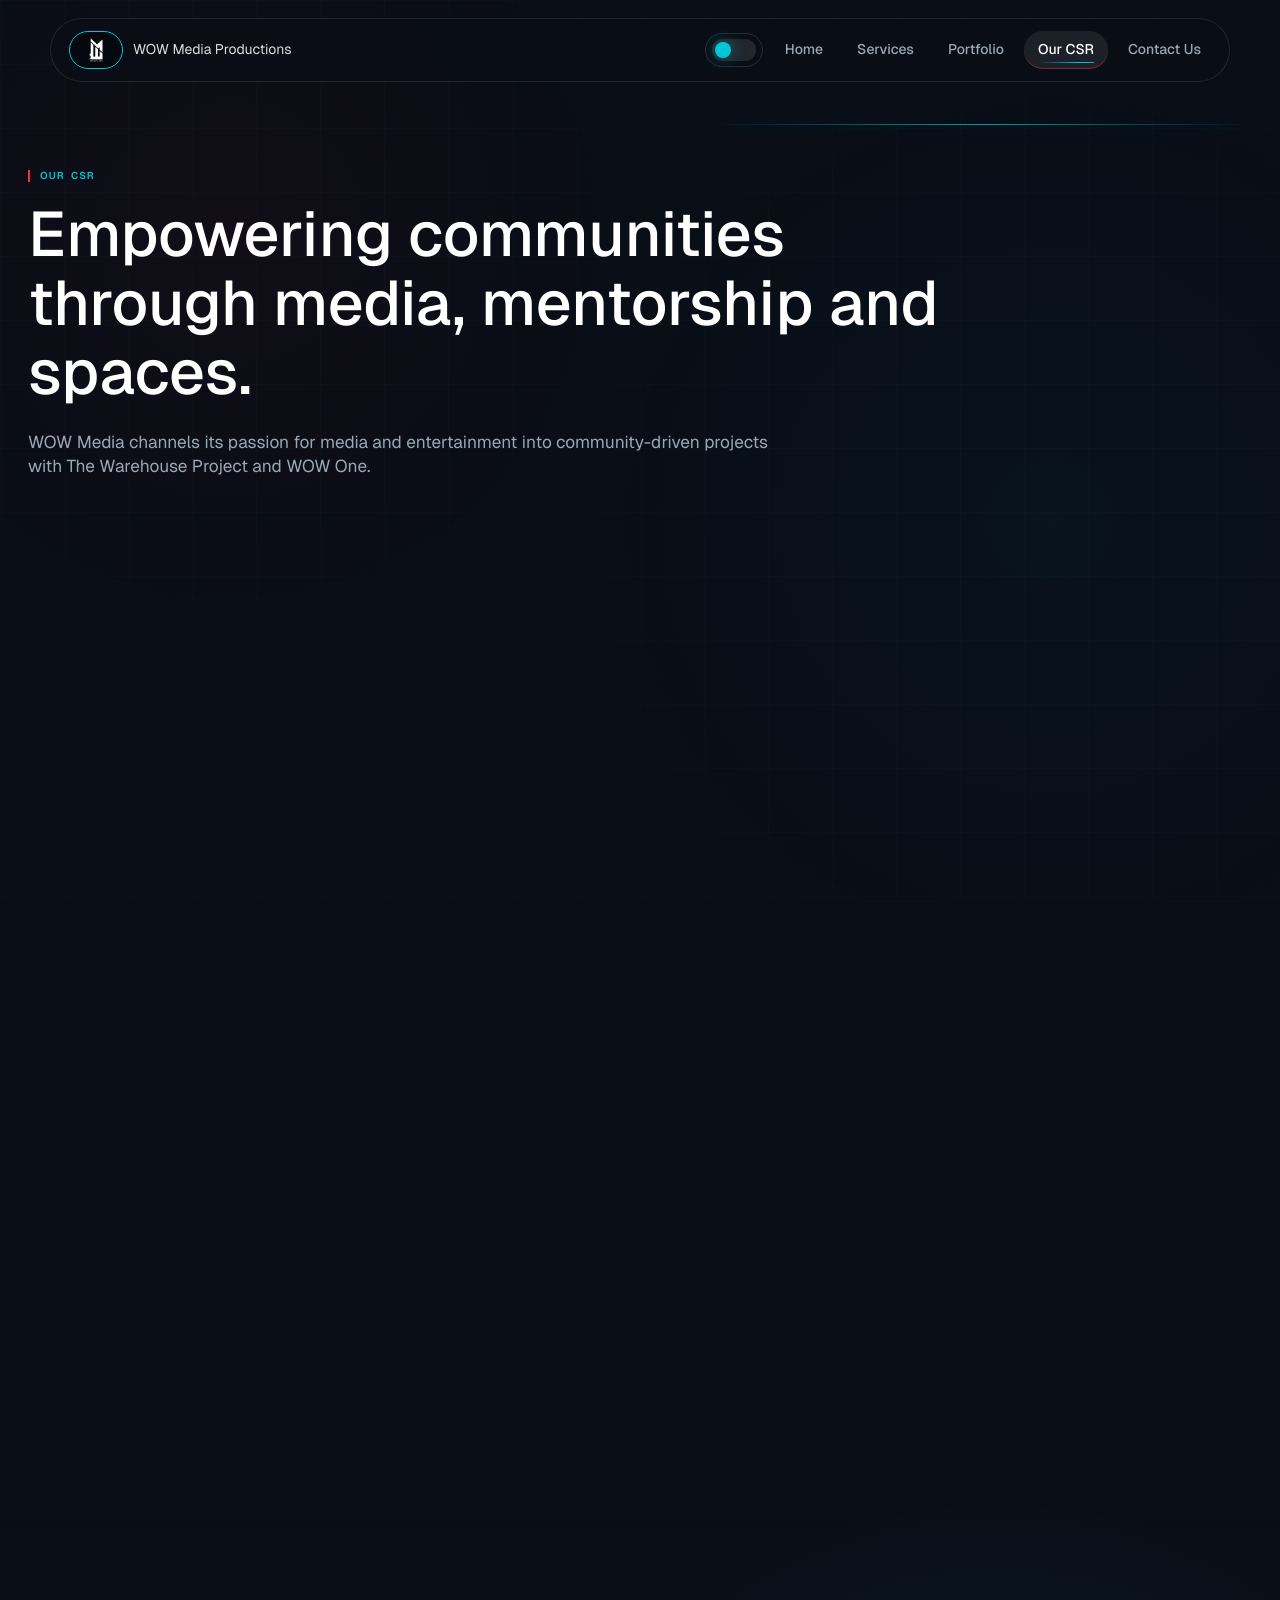
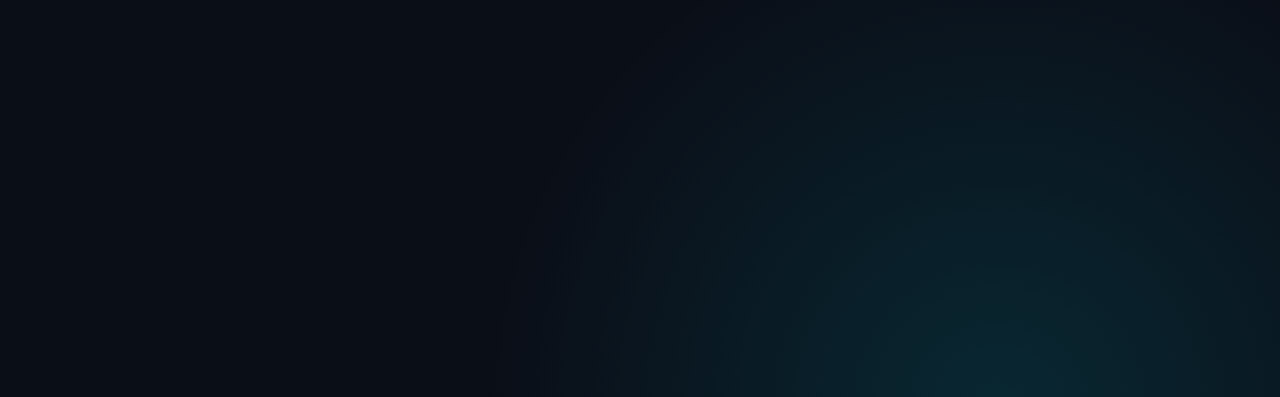
<file: csr.html>
﻿<!doctype html>
<html lang="en-LK">
  <head>
    <meta charset="utf-8">
    <meta name="viewport" content="width=device-width, initial-scale=1">
    <title>CSR Initiatives | The Warehouse Project & WOW One | WOW Media</title>
    <meta name="description" content="Learn about WOW Media CSR initiatives including The Warehouse Project, WOW One and community-focused media, mentorship and cultural spaces.">
    <meta name="robots" content="index, follow">
    <meta name="theme-color" content="#0a0e17">
    <link rel="canonical" href="https://www.wowmedia.lk/csr.html">
    <meta property="og:site_name" content="WOW Media Productions">
    <meta property="og:title" content="CSR Initiatives | The Warehouse Project & WOW One | WOW Media">
    <meta property="og:description" content="Community-focused CSR initiatives through media, mentorship, cultural spaces, The Warehouse Project and WOW One.">
    <meta property="og:type" content="website">
    <meta property="og:url" content="https://www.wowmedia.lk/csr.html">
    <meta property="og:image" content="https://www.wowmedia.lk/media/logos-light/1_0002_our-impact-future.png">
    <meta property="og:image:alt" content="Our Impact and Future Endeavours by WOW Media">
    <meta property="og:locale" content="en_LK">
    <meta name="twitter:card" content="summary_large_image">
    <meta name="twitter:title" content="CSR Initiatives | The Warehouse Project & WOW One | WOW Media">
    <meta name="twitter:description" content="Community-focused CSR initiatives through media, mentorship, cultural spaces, The Warehouse Project and WOW One.">
    <meta name="twitter:image" content="https://www.wowmedia.lk/media/logos-light/1_0002_our-impact-future.png">
    <meta name="twitter:image:alt" content="Our Impact and Future Endeavours by WOW Media">
    <link rel="manifest" href="site.webmanifest">
    <link rel="preconnect" href="https://fonts.googleapis.com">
    <link rel="preconnect" href="https://fonts.gstatic.com" crossorigin>
    <link href="https://fonts.googleapis.com/css2?family=Fragment+Mono&family=Geist:wght@400;500;600;700;800;900&family=Google+Sans+Flex:opsz,wght@6..144,400..900&display=swap" rel="stylesheet">
    <link rel="stylesheet" href="styles.css">
  </head>
  <body>
    <div class="site-shell">
      <header class="site-header" data-header>
        <a class="brand" href="index.html"><span class="brand-mark"><img src="WOW MEDIA-01.png" alt="WOW Media"></span><span class="brand-copy">WOW Media <span class="brand-switch-word" data-brand-word>Productions</span></span></a>
        <button class="theme-toggle" type="button" aria-label="Switch to light mode" aria-pressed="false" data-theme-toggle><span class="theme-toggle-track"><span class="theme-toggle-thumb"></span></span></button>
        <button class="nav-toggle" type="button" aria-label="Open menu" aria-expanded="false" data-nav-toggle><span></span><span></span></button>
        <nav class="nav-links" data-nav>
          <a href="index.html">Home</a><a href="services.html">Services</a><a href="portfolio.html">Portfolio</a><a class="is-active" href="csr.html">Our CSR</a><a href="contact.html">Contact Us</a>
        </nav>
      </header>

      <main>
        <section class="section page-hero">
          <p class="eyebrow">Our CSR</p>
          <h1>Empowering communities through media, mentorship and spaces.</h1>
          <p>WOW Media channels its passion for media and entertainment into community-driven projects with The Warehouse Project and WOW One.</p>
        </section>

        <section class="section csr-detail">
          <div class="detail-grid three">
            <article><div class="media-slot media-card logo-media"><img src="media/logos/_0021_warehouse.png" alt="The Warehouse Project logo"></div><h3>The Warehouse Project</h3><p>This initiative transforms underutilized urban spaces into vibrant cultural and social hubs. By repurposing warehouses, WOW Media helps create multi-functional areas for educational workshops, cultural events and local talent showcases, stimulating community engagement and economic growth.</p></article>
            <article><div class="media-slot media-card logo-media"><img src="media/logos/_0002_wowone.png" alt="WOW One logo"></div><h3>WOW One</h3><p>WOW One supports and amplifies underrepresented voices through resources, mentorship, workshops, seminars, training and platforms that help people tell their stories powerfully and authentically.</p></article>
            <article><div class="media-slot media-card logo-media impact-logo-media"><img src="media/logos/our-impact-future.png" alt="Our Impact and Future Endeavours logo"></div><h3>Impact and future endeavors</h3><p>From rejuvenated neighborhoods to empowered individuals, these CSR initiatives are designed to create tangible outcomes and expand through new partnerships and innovative projects.</p></article>
          </div>
        </section>
      </main>

      <footer class="site-footer">
        <div class="footer-cta"><p class="footer-pill">Work with us</p><h2>Build the next version of your brand with AI, media and software.</h2><div class="footer-actions"><a class="button button-primary" href="contact.html">Start a project</a><a class="button button-light" href="services.html">Explore services</a></div></div>
        <div class="footer-main"><div class="footer-brand"><span class="footer-logo"><img src="WOW MEDIA-01.png" alt="WOW Media"></span><p>WOW Media Productions is an AI-first creative engineering studio in Sri Lanka.</p></div><div class="footer-column"><h3>Company</h3><a href="index.html">Home</a><a href="services.html">Services</a><a href="portfolio.html">Portfolio</a><a href="csr.html">Our CSR</a></div><div class="footer-column"><h3>Services</h3><a href="services.html">AI software</a><a href="services.html">Branding</a><a href="services.html">Promotions</a><a href="services.html">Production</a></div><div class="footer-column"><h3>Contact</h3><a href="mailto:office@wowmedia.lk">office@wowmedia.lk</a><a href="tel:+94112517690">0112 517 690</a><span>122B, Lake Road, Boralesgamuwa, Sri Lanka</span></div></div>
        <div class="footer-bottom"><span>© 2017 - 2026 WOW Media Productions (Pvt) Ltd | All Rights Reserved</span><a href="privacy-policy.html">Privacy Policy</a></div>
      </footer>
    </div>
    <script src="script.js" defer></script>
  </body>
</html>
</file>
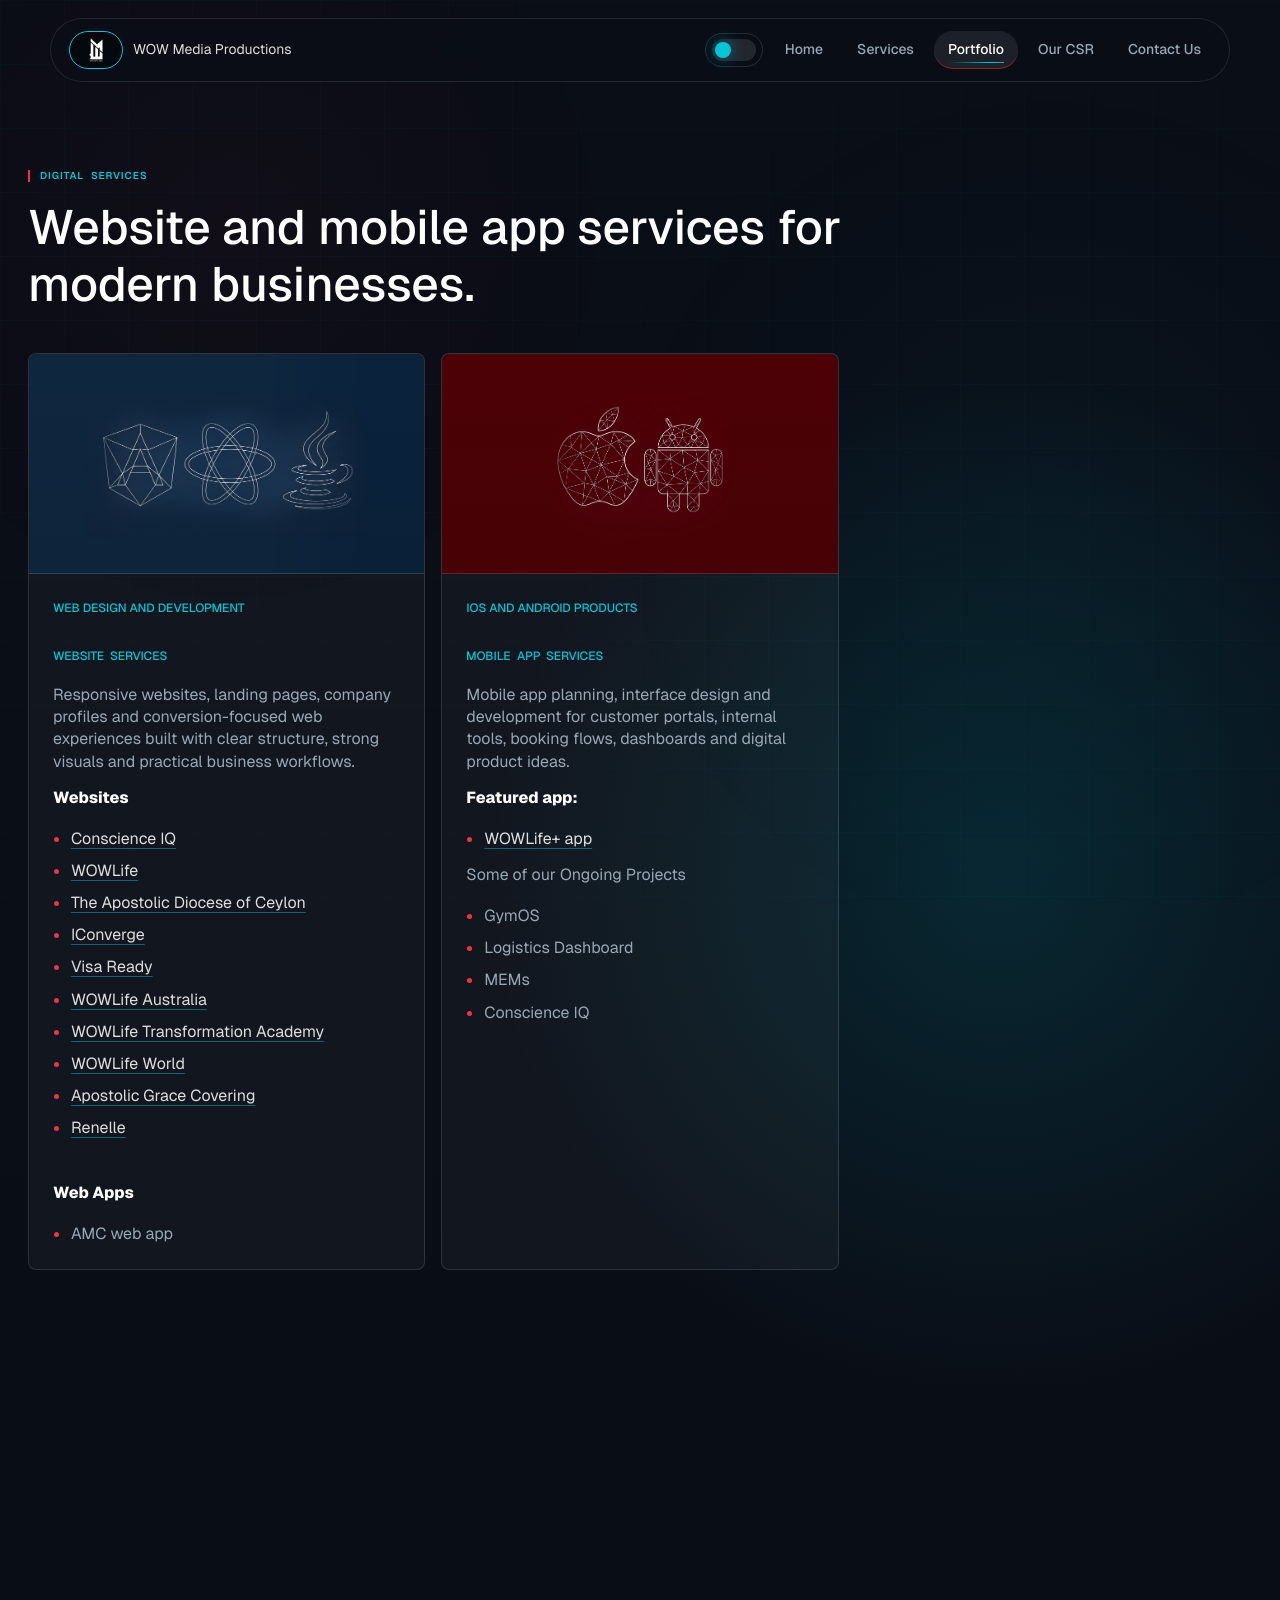
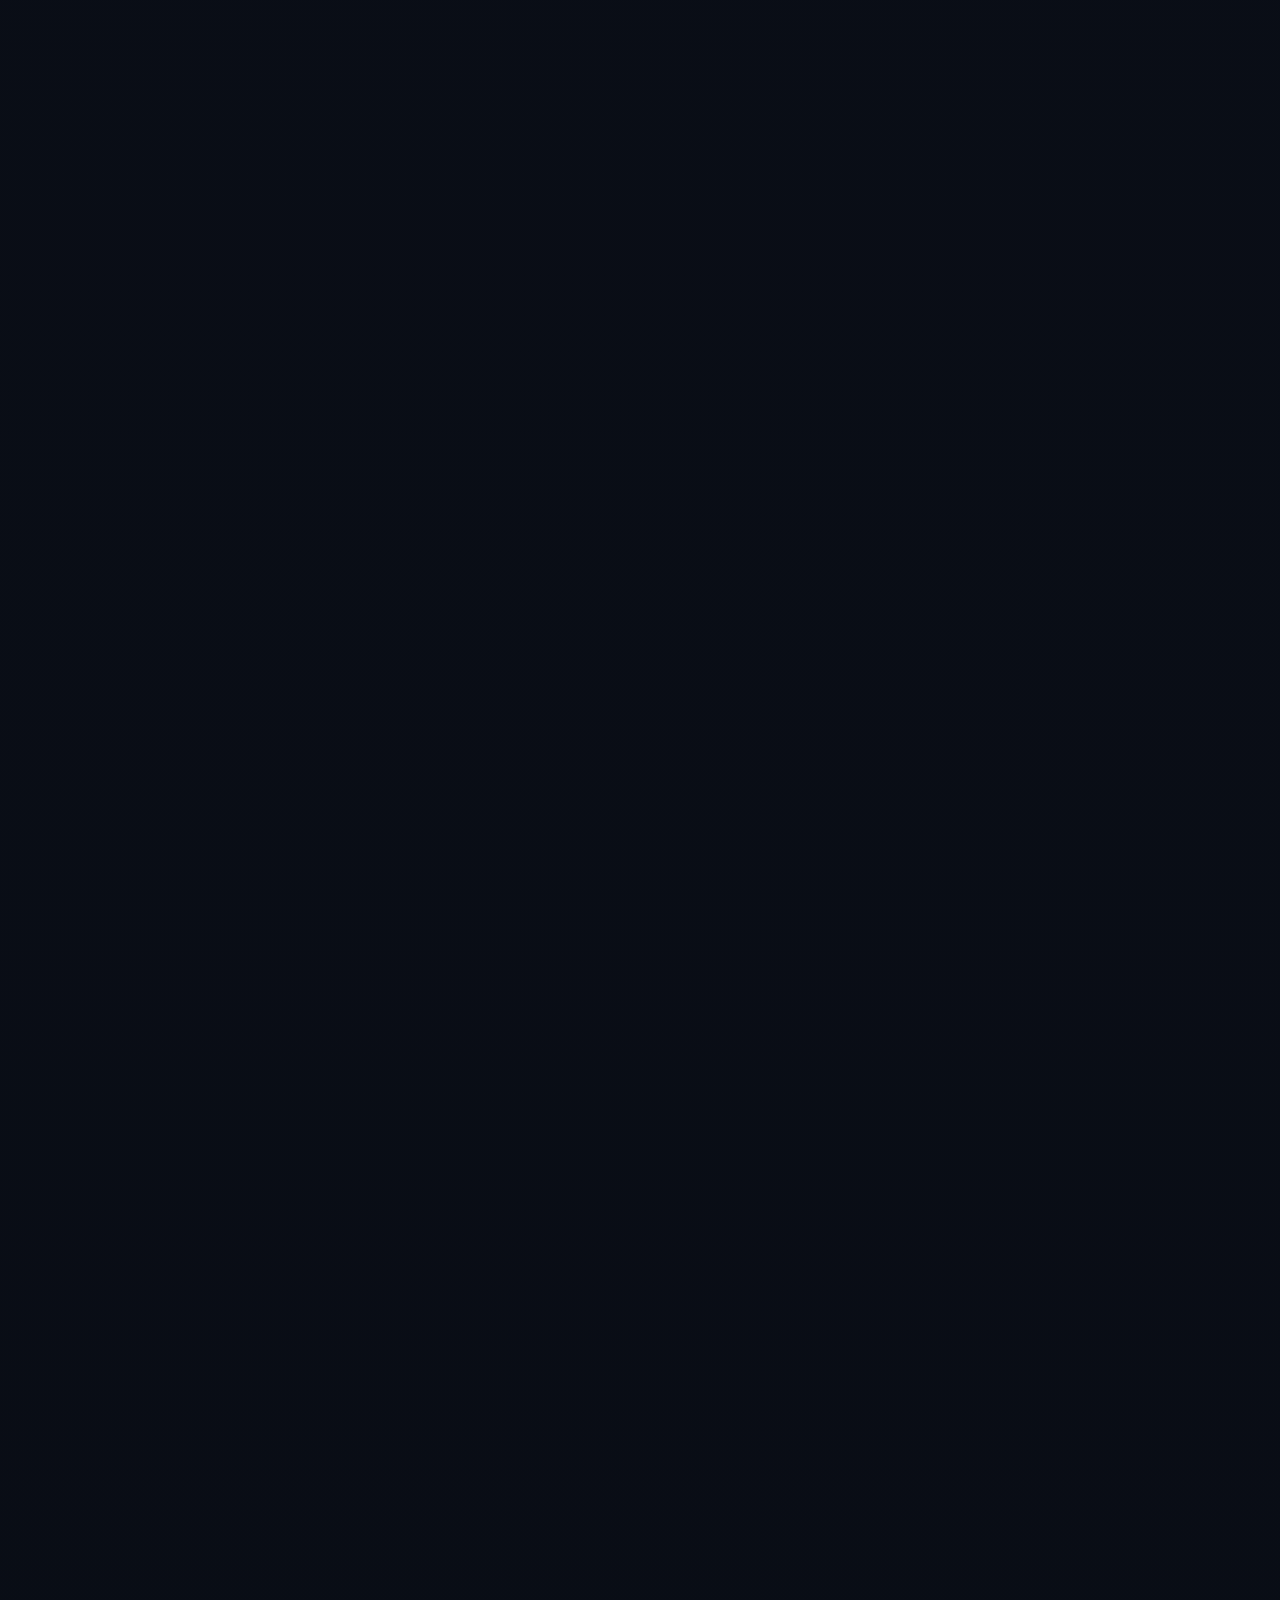
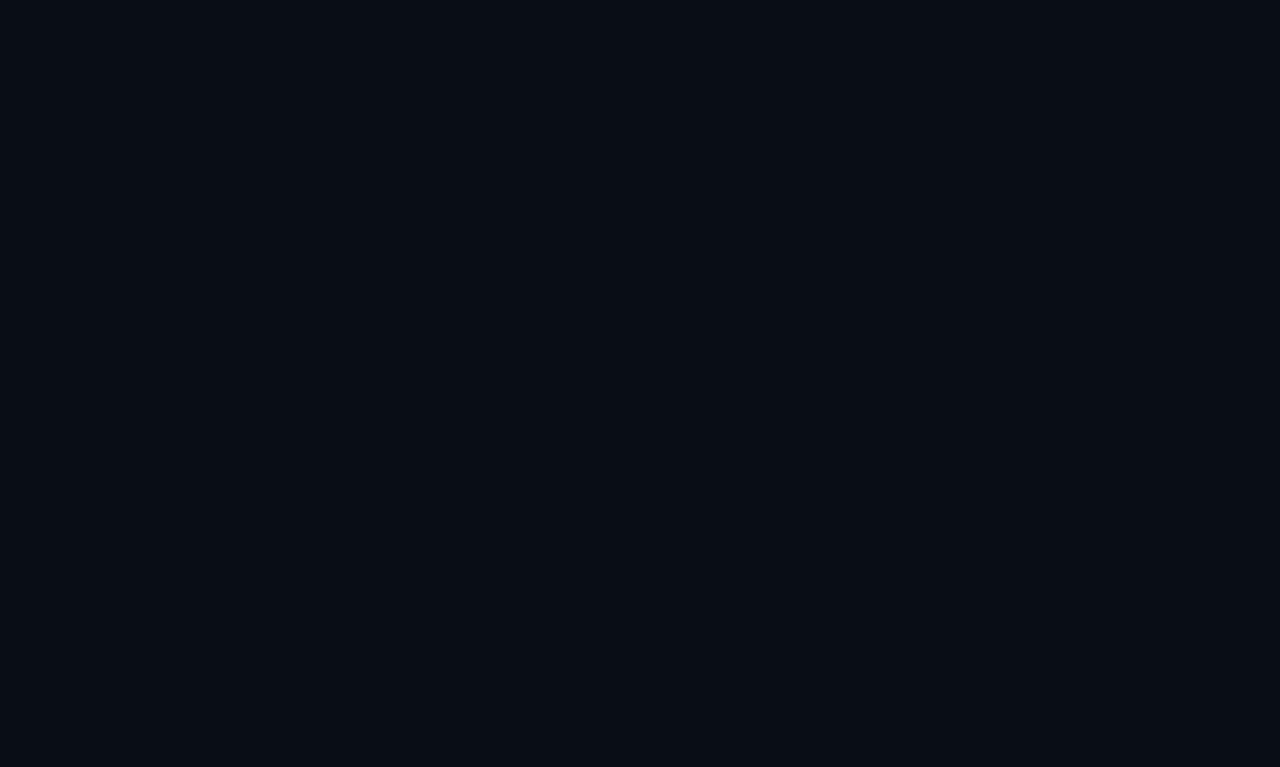
<file: portfolio.html>
﻿<!doctype html>
<html lang="en-LK">
  <head>
    <meta charset="utf-8">
    <meta name="viewport" content="width=device-width, initial-scale=1">
    <title>Portfolio | Websites, Apps, Commercials & Media Work | WOW Media</title>
    <meta name="description" content="View WOW Media portfolio work across websites, mobile apps, commercials, music videos, web series, events, animations and digital campaigns.">
    <meta name="robots" content="index, follow">
    <meta name="theme-color" content="#0a0e17">
    <link rel="canonical" href="https://www.wowmedia.lk/portfolio.html">
    <meta property="og:site_name" content="WOW Media Productions">
    <meta property="og:title" content="Portfolio | Websites, Apps, Commercials & Media Work | WOW Media">
    <meta property="og:description" content="Explore WOW Media portfolio work across websites, mobile apps including WOWLife+, commercials, music videos, web series, events and digital campaigns.">
    <meta property="og:type" content="website">
    <meta property="og:url" content="https://www.wowmedia.lk/portfolio.html">
    <meta property="og:image" content="https://www.wowmedia.lk/Mobile%20app%20services%20HD.jpg.jpeg">
    <meta property="og:image:alt" content="WOW Media mobile app and digital product portfolio">
    <meta property="og:locale" content="en_LK">
    <meta name="twitter:card" content="summary_large_image">
    <meta name="twitter:title" content="Portfolio | Websites, Apps, Commercials & Media Work | WOW Media">
    <meta name="twitter:description" content="Explore WOW Media portfolio work across websites, mobile apps including WOWLife+, commercials, music videos, web series, events and digital campaigns.">
    <meta name="twitter:image" content="https://www.wowmedia.lk/Mobile%20app%20services%20HD.jpg.jpeg">
    <meta name="twitter:image:alt" content="WOW Media mobile app and digital product portfolio">
    <link rel="manifest" href="site.webmanifest">
    <link rel="preconnect" href="https://fonts.googleapis.com">
    <link rel="preconnect" href="https://fonts.gstatic.com" crossorigin>
    <link href="https://fonts.googleapis.com/css2?family=Fragment+Mono&family=Geist:wght@400;500;600;700;800;900&family=Google+Sans+Flex:opsz,wght@6..144,400..900&display=swap" rel="stylesheet">
    <link rel="stylesheet" href="styles.css">
  </head>
  <body>
    <div class="site-shell">
      <header class="site-header" data-header>
        <a class="brand" href="index.html"><span class="brand-mark"><img src="WOW MEDIA-01.png" alt="WOW Media"></span><span class="brand-copy">WOW Media <span class="brand-switch-word" data-brand-word>Productions</span></span></a>
        <button class="theme-toggle" type="button" aria-label="Switch to light mode" aria-pressed="false" data-theme-toggle><span class="theme-toggle-track"><span class="theme-toggle-thumb"></span></span></button>
        <button class="nav-toggle" type="button" aria-label="Open menu" aria-expanded="false" data-nav-toggle><span></span><span></span></button>
        <nav class="nav-links" data-nav>
          <a href="index.html">Home</a><a href="services.html">Services</a><a class="is-active" href="portfolio.html">Portfolio</a><a href="csr.html">Our CSR</a><a href="contact.html">Contact Us</a>
        </nav>
      </header>

      <main>
        <section class="section portfolio-services">
          <div class="section-heading wide"><p class="eyebrow">Digital services</p><h2>Website and mobile app services for modern businesses.</h2></div>
          <div class="project-list">
            <article><div class="media-slot project-media visual-placeholder portfolio-image portfolio-website"></div><span>Web design and development</span><h3>Website services</h3><p>Responsive websites, landing pages, company profiles and conversion-focused web experiences built with clear structure, strong visuals and practical business workflows.</p><p class="service-list-heading">Websites</p><ul class="service-link-list service-link-list-spaced"><li><a href="https://www.conscienceiq.com/" target="_blank" rel="noopener">Conscience IQ</a></li><li><a href="https://www.wowlife.lk/" target="_blank" rel="noopener">WOWLife</a></li><li><a href="https://www.adc.lk/" target="_blank" rel="noopener">The Apostolic Diocese of Ceylon</a></li><li><a href="https://www.iconverge.org/" target="_blank" rel="noopener">IConverge</a></li><li><a href="https://www.bevisaready.com/" target="_blank" rel="noopener">Visa Ready</a></li><li><a href="https://www.wowlifeaustralia.com.au/" target="_blank" rel="noopener">WOWLife Australia</a></li><li><a href="https://www.wowlifetransformation.academy/" target="_blank" rel="noopener">WOWLife Transformation Academy</a></li><li><a href="https://wowlifeworld.com/" target="_blank" rel="noopener">WOWLife World</a></li><li><a href="https://apostolicgracecovering.org/" target="_blank" rel="noopener">Apostolic Grace Covering</a></li><li><a href="https://www.renellejewellery.com/" target="_blank" rel="noopener">Renelle</a></li></ul><p class="service-list-heading">Web Apps</p><ul class="service-link-list"><li>AMC web app</li></ul></article>
            <article><div class="media-slot project-media visual-placeholder portfolio-image portfolio-mobile"></div><span>iOS and Android products</span><h3>Mobile app services</h3><p>Mobile app planning, interface design and development for customer portals, internal tools, booking flows, dashboards and digital product ideas.</p><p class="service-list-heading">Featured app:</p><ul class="service-link-list"><li><a href="https://apps.apple.com/lk/app/wowlife/id6754152553" target="_blank" rel="noopener">WOWLife+ app</a></li></ul><p>Some of our Ongoing Projects</p><ul class="service-link-list"><li>GymOS</li><li>Logistics Dashboard</li><li>MEMs</li><li>Conscience IQ</li></ul></article>
          </div>
        </section>

        <section class="section portfolio-video-section" aria-label="Portfolio video banner">
          <div class="full-width-video-banner">
            <video muted loop playsinline preload="none" data-src="banner.mp4"></video>
          </div>
        </section>

        <section class="section portfolio-catalog">
          <div class="section-heading wide"><p class="eyebrow">Portfolio catalog</p></div>
          <div class="catalog-grid">
            <article><div class="media-slot media-card visual-placeholder portfolio-image portfolio-commercials"></div><h3>Commercials</h3><ul><li><a href="https://www.youtube.com/watch?v=uDKLtU2-AWk&amp;t=10s" target="_blank" rel="noopener">SOZO PVT Ltd.</a></li><li><a href="https://www.youtube.com/watch?v=j-K9pAUrL6Y" target="_blank" rel="noopener">The 5 Day Program</a></li><li><a href="https://www.youtube.com/watch?v=-OEex77lh5Y" target="_blank" rel="noopener">OREL PAY</a></li><li><a href="https://www.youtube.com/watch?v=iKRyaPDzhTM" target="_blank" rel="noopener">Market Development Facilities (Australian Aid)</a></li><li>The Christmas Market 2019</li><li>Saman Villas</li></ul></article>
            <article><div class="media-slot media-card visual-placeholder portfolio-image portfolio-music"></div><h3>Music Videos / Visuals</h3><ul><li><a href="https://www.youtube.com/watch?v=wkqVjQzIAkE" target="_blank" rel="noopener">Adithya Weliwatta | Sulanga Nawaththana Ae</a></li><li><a href="https://www.youtube.com/watch?v=utbc6f2Yc5Q" target="_blank" rel="noopener">Rakusa - Sankha B feat. Apzi (Operation Lanka Theme Song)</a></li><li><a href="https://www.youtube.com/watch?v=axXn85vYzww" target="_blank" rel="noopener">Imagine Dragons - Believer | Cover by Julius Mitchell</a></li><li><a href="https://www.youtube.com/watch?v=D_PRhBHflYA" target="_blank" rel="noopener">Mal Madahasa Peedena (Cover) - Julius Mitchell</a></li><li><a href="https://www.youtube.com/watch?v=kQBP6ZyZnBI" target="_blank" rel="noopener">Ennodu Nee Irundhaal (Cover) - Julius Mitchell</a></li><li><a href="https://www.youtube.com/watch?v=kF_eYqxZtoM" target="_blank" rel="noopener">Julius Mitchell - Master Sir Cover (Live Studio Version)</a></li></ul></article>
            <article><div class="media-slot media-card visual-placeholder portfolio-image portfolio-web-series"></div><h3>Web Series</h3><ul><li><a href="https://www.youtube.com/watch?v=_nfAYegpUJA" target="_blank" rel="noopener">Operation Lanka | EP 1</a></li><li><a href="https://www.youtube.com/watch?v=klIh_LTXqXc" target="_blank" rel="noopener">Operation Lanka | EP 2</a></li><li><a href="https://www.youtube.com/watch?v=KHkVrJnnn1s" target="_blank" rel="noopener">Operation Lanka | EP 3</a></li><li><a href="https://www.youtube.com/watch?v=e02SmXjikyE" target="_blank" rel="noopener">Operation Lanka | EP 4</a></li><li><a href="https://www.youtube.com/watch?v=33jLruaryZQ" target="_blank" rel="noopener">Operation Lanka | EP 5</a></li><li><a href="https://www.youtube.com/watch?v=_7ickCR_tLI" target="_blank" rel="noopener">Operation Lanka | EP 6</a></li></ul></article>
            <article><div class="media-slot media-card visual-placeholder portfolio-image portfolio-events"></div><h3>Events</h3><ul><li><a href="https://www.youtube.com/watch?v=LHtpD1CBaVs" target="_blank" rel="noopener">Julius Mitchell &amp; Klaudia Zmudzka | Official Pre-Wedding Video</a></li><li>Goodfellows at Guildhall London</li><li><a href="https://www.youtube.com/watch?v=-6KnT9hGW40" target="_blank" rel="noopener">Island Wedding Films (Pre Roll)</a></li><li><a href="https://www.youtube.com/watch?v=iKRyaPDzhTM" target="_blank" rel="noopener">Market Development Facilities (Australian Aid)</a></li><li>A short film for a special client</li><li>2D animation projects</li></ul></article>
          </div>
        </section>
      </main>

      <footer class="site-footer">
        <div class="footer-cta"><p class="footer-pill">Work with us</p><h2>Build the next version of your brand with AI, media and software.</h2><div class="footer-actions"><a class="button button-primary" href="contact.html">Start a project</a><a class="button button-light" href="services.html">Explore services</a></div></div>
        <div class="footer-main"><div class="footer-brand"><span class="footer-logo"><img src="WOW MEDIA-01.png" alt="WOW Media"></span><p>WOW Media Productions is an AI-first creative engineering studio in Sri Lanka.</p></div><div class="footer-column"><h3>Company</h3><a href="index.html">Home</a><a href="services.html">Services</a><a href="portfolio.html">Portfolio</a><a href="csr.html">Our CSR</a></div><div class="footer-column"><h3>Services</h3><a href="services.html">AI software</a><a href="services.html">Branding</a><a href="services.html">Promotions</a><a href="services.html">Production</a></div><div class="footer-column"><h3>Contact</h3><a href="mailto:office@wowmedia.lk">office@wowmedia.lk</a><a href="tel:+94112517690">0112 517 690</a><span>122B, Lake Road, Boralesgamuwa, Sri Lanka</span></div></div>
        <div class="footer-bottom"><span>© 2017 - 2026 WOW Media Productions (Pvt) Ltd | All Rights Reserved</span><a href="privacy-policy.html">Privacy Policy</a></div>
      </footer>
    </div>
    <div class="video-modal" data-video-modal hidden>
      <button class="video-modal-backdrop" type="button" aria-label="Close video" data-video-modal-close></button>
      <div class="video-modal-dialog" role="dialog" aria-modal="true" aria-labelledby="video-modal-title">
        <div class="video-modal-header">
          <h2 id="video-modal-title" data-video-modal-title>Portfolio video</h2>
          <button class="video-modal-close" type="button" aria-label="Close video" data-video-modal-close>×</button>
        </div>
        <div class="video-modal-frame">
          <iframe data-video-modal-frame title="Portfolio video player" allow="accelerometer; autoplay; clipboard-write; encrypted-media; gyroscope; picture-in-picture; web-share" allowfullscreen></iframe>
        </div>
      </div>
    </div>
    <script src="script.js" defer></script>
  </body>
</html>
</file>
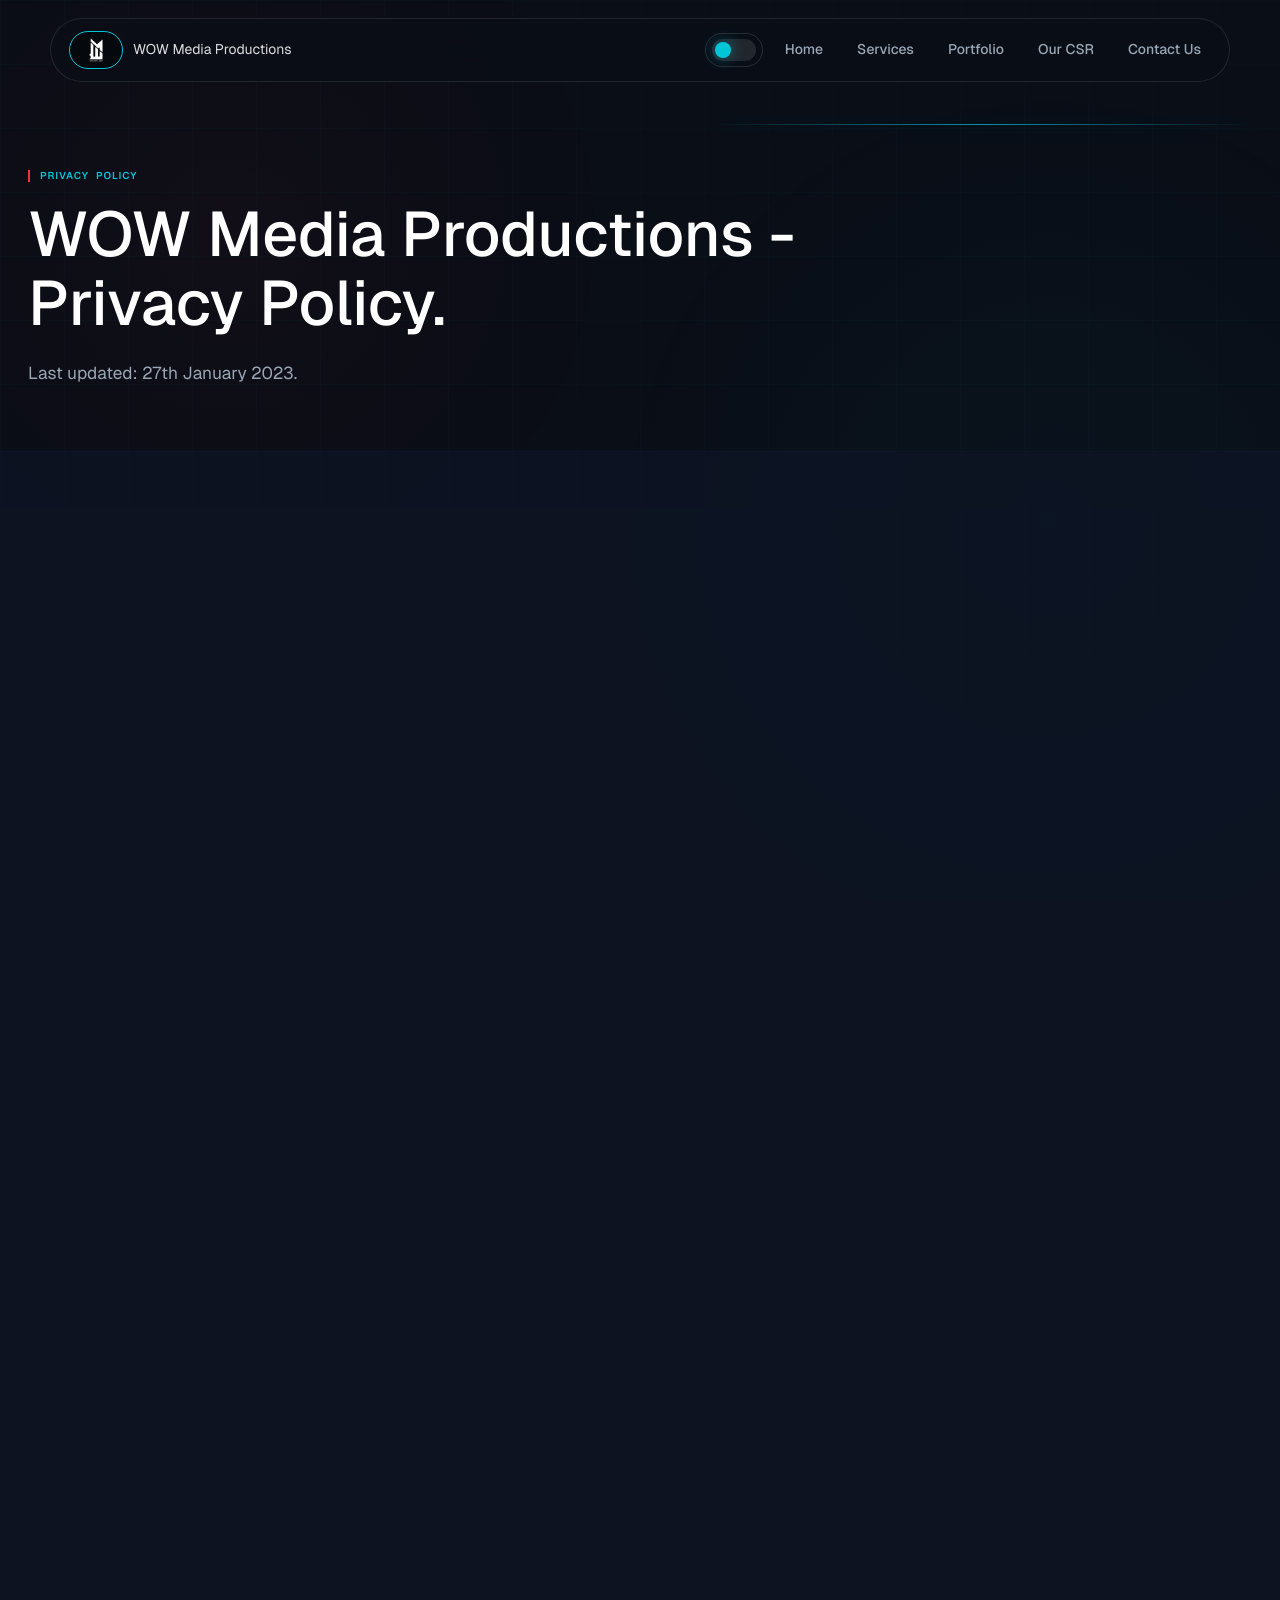
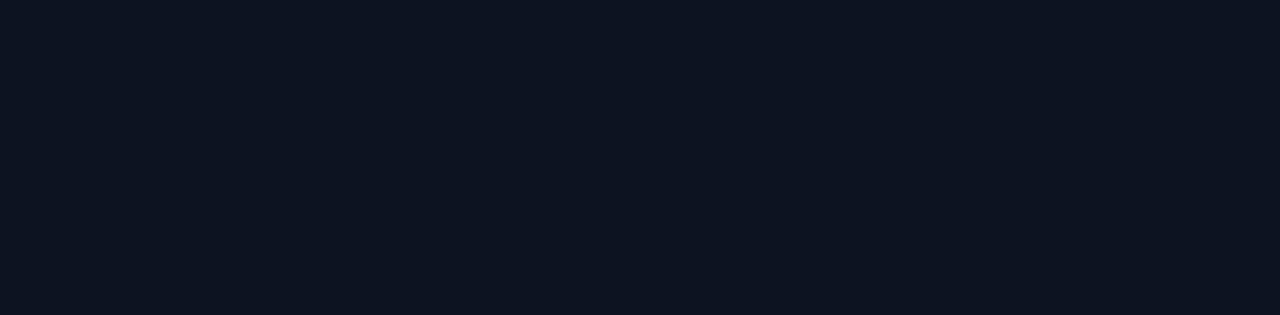
<file: privacy-policy.html>
<!doctype html>
<html lang="en-LK">
  <head>
    <meta charset="utf-8">
    <meta name="viewport" content="width=device-width, initial-scale=1">
    <title>Privacy Policy | WOW Media Productions</title>
    <meta name="description" content="Read the WOW Media Productions privacy policy for website users, app users, information collection, cookies, communications and contact details.">
    <meta name="robots" content="index, follow">
    <meta name="theme-color" content="#0a0e17">
    <link rel="canonical" href="https://www.wowmedia.lk/privacy-policy.html">
    <meta property="og:site_name" content="WOW Media Productions">
    <meta property="og:title" content="Privacy Policy | WOW Media Productions">
    <meta property="og:description" content="WOW Media Productions privacy policy for website users, app users, information collection, cookies and communications.">
    <meta property="og:type" content="website">
    <meta property="og:url" content="https://www.wowmedia.lk/privacy-policy.html">
    <meta property="og:image" content="https://www.wowmedia.lk/WOW%20MEDIA-01.png">
    <meta property="og:image:alt" content="WOW Media Productions privacy policy">
    <meta property="og:locale" content="en_LK">
    <meta name="twitter:card" content="summary_large_image">
    <meta name="twitter:title" content="Privacy Policy | WOW Media Productions">
    <meta name="twitter:description" content="WOW Media Productions privacy policy for website users, app users, information collection, cookies and communications.">
    <meta name="twitter:image" content="https://www.wowmedia.lk/WOW%20MEDIA-01.png">
    <meta name="twitter:image:alt" content="WOW Media Productions privacy policy">
    <link rel="manifest" href="site.webmanifest">
    <link rel="preconnect" href="https://fonts.googleapis.com">
    <link rel="preconnect" href="https://fonts.gstatic.com" crossorigin>
    <link href="https://fonts.googleapis.com/css2?family=Fragment+Mono&family=Geist:wght@400;500;600;700;800;900&family=Google+Sans+Flex:opsz,wght@6..144,400..900&display=swap" rel="stylesheet">
    <link rel="stylesheet" href="styles.css">
  </head>
  <body>
    <div class="site-shell">
      <header class="site-header" data-header>
        <a class="brand" href="index.html"><span class="brand-mark"><img src="WOW MEDIA-01.png" alt="WOW Media"></span><span class="brand-copy">WOW Media <span class="brand-switch-word" data-brand-word>Productions</span></span></a>
        <button class="theme-toggle" type="button" aria-label="Switch to light mode" aria-pressed="false" data-theme-toggle><span class="theme-toggle-track"><span class="theme-toggle-thumb"></span></span></button>
        <button class="nav-toggle" type="button" aria-label="Open menu" aria-expanded="false" data-nav-toggle><span></span><span></span></button>
        <nav class="nav-links" data-nav>
          <a href="index.html">Home</a><a href="services.html">Services</a><a href="portfolio.html">Portfolio</a><a href="csr.html">Our CSR</a><a href="contact.html">Contact Us</a>
        </nav>
      </header>

      <main>
        <section class="section page-hero">
          <p class="eyebrow">Privacy policy</p>
          <h1>WOW Media Productions - Privacy Policy.</h1>
          <p>Last updated: 27th January 2023.</p>
        </section>

        <section class="section privacy">
          <div class="policy-grid">
            <article><h3>Website policy</h3><p>WOW Media Productions (Pvt) Ltd operates wowmedia.lk and uses personal information only for providing and improving the site. Information may include contact-identifying details such as name, plus standard log data such as IP address, browser, visited pages, date, time and site statistics.</p></article>
            <article><h3>Information collection and use</h3><p>While using the site, WOW Media may ask for personally identifiable information that can be used to contact or identify users. The site may use third-party services such as Google Analytics to collect, monitor and analyze data.</p></article>
            <article><h3>Communications and cookies</h3><p>Personal information may be used for newsletters, marketing or promotional materials. Cookies may be used to collect information, and users can instruct their browser to refuse cookies.</p></article>
            <article><h3>Security</h3><p>The policy states that the site is protected with a Sectigo SSL certificate, while noting that no method of transmission over the Internet or method of electronic storage is 100% secure.</p></article>
            <article><h3>Mobile app policy</h3><p>WOW Media Productions is listed as the WMP app developer. The app may collect basic account information including name, email, phone number and profile photo. Account deletion can be requested from the app profile.</p></article>
            <article><h3>Changes and contact</h3><p>The policy may be updated periodically. Continued use after changes are posted constitutes acknowledgement and consent to the modified policy. Questions can be directed to WOW Media Productions.</p></article>
          </div>
        </section>
      </main>

      <footer class="site-footer">
        <div class="footer-cta"><p class="footer-pill">Work with us</p><h2>Build the next version of your brand with AI, media and software.</h2><div class="footer-actions"><a class="button button-primary" href="contact.html">Start a project</a><a class="button button-light" href="services.html">Explore services</a></div></div>
        <div class="footer-main"><div class="footer-brand"><span class="footer-logo"><img src="WOW MEDIA-01.png" alt="WOW Media"></span><p>WOW Media Productions is an AI-first creative engineering studio in Sri Lanka.</p></div><div class="footer-column"><h3>Company</h3><a href="index.html">Home</a><a href="services.html">Services</a><a href="portfolio.html">Portfolio</a><a href="csr.html">Our CSR</a></div><div class="footer-column"><h3>Services</h3><a href="services.html">AI software</a><a href="services.html">Branding</a><a href="services.html">Promotions</a><a href="services.html">Production</a></div><div class="footer-column"><h3>Contact</h3><a href="mailto:office@wowmedia.lk">office@wowmedia.lk</a><a href="tel:+94112517690">0112 517 690</a><span>122B, Lake Road, Boralesgamuwa, Sri Lanka</span></div></div>
        <div class="footer-bottom"><span>© 2017 - 2026 WOW Media Productions (Pvt) Ltd | All Rights Reserved</span><a href="privacy-policy.html">Privacy Policy</a></div>
      </footer>
    </div>
    <script src="script.js" defer></script>
  </body>
</html>
</file>
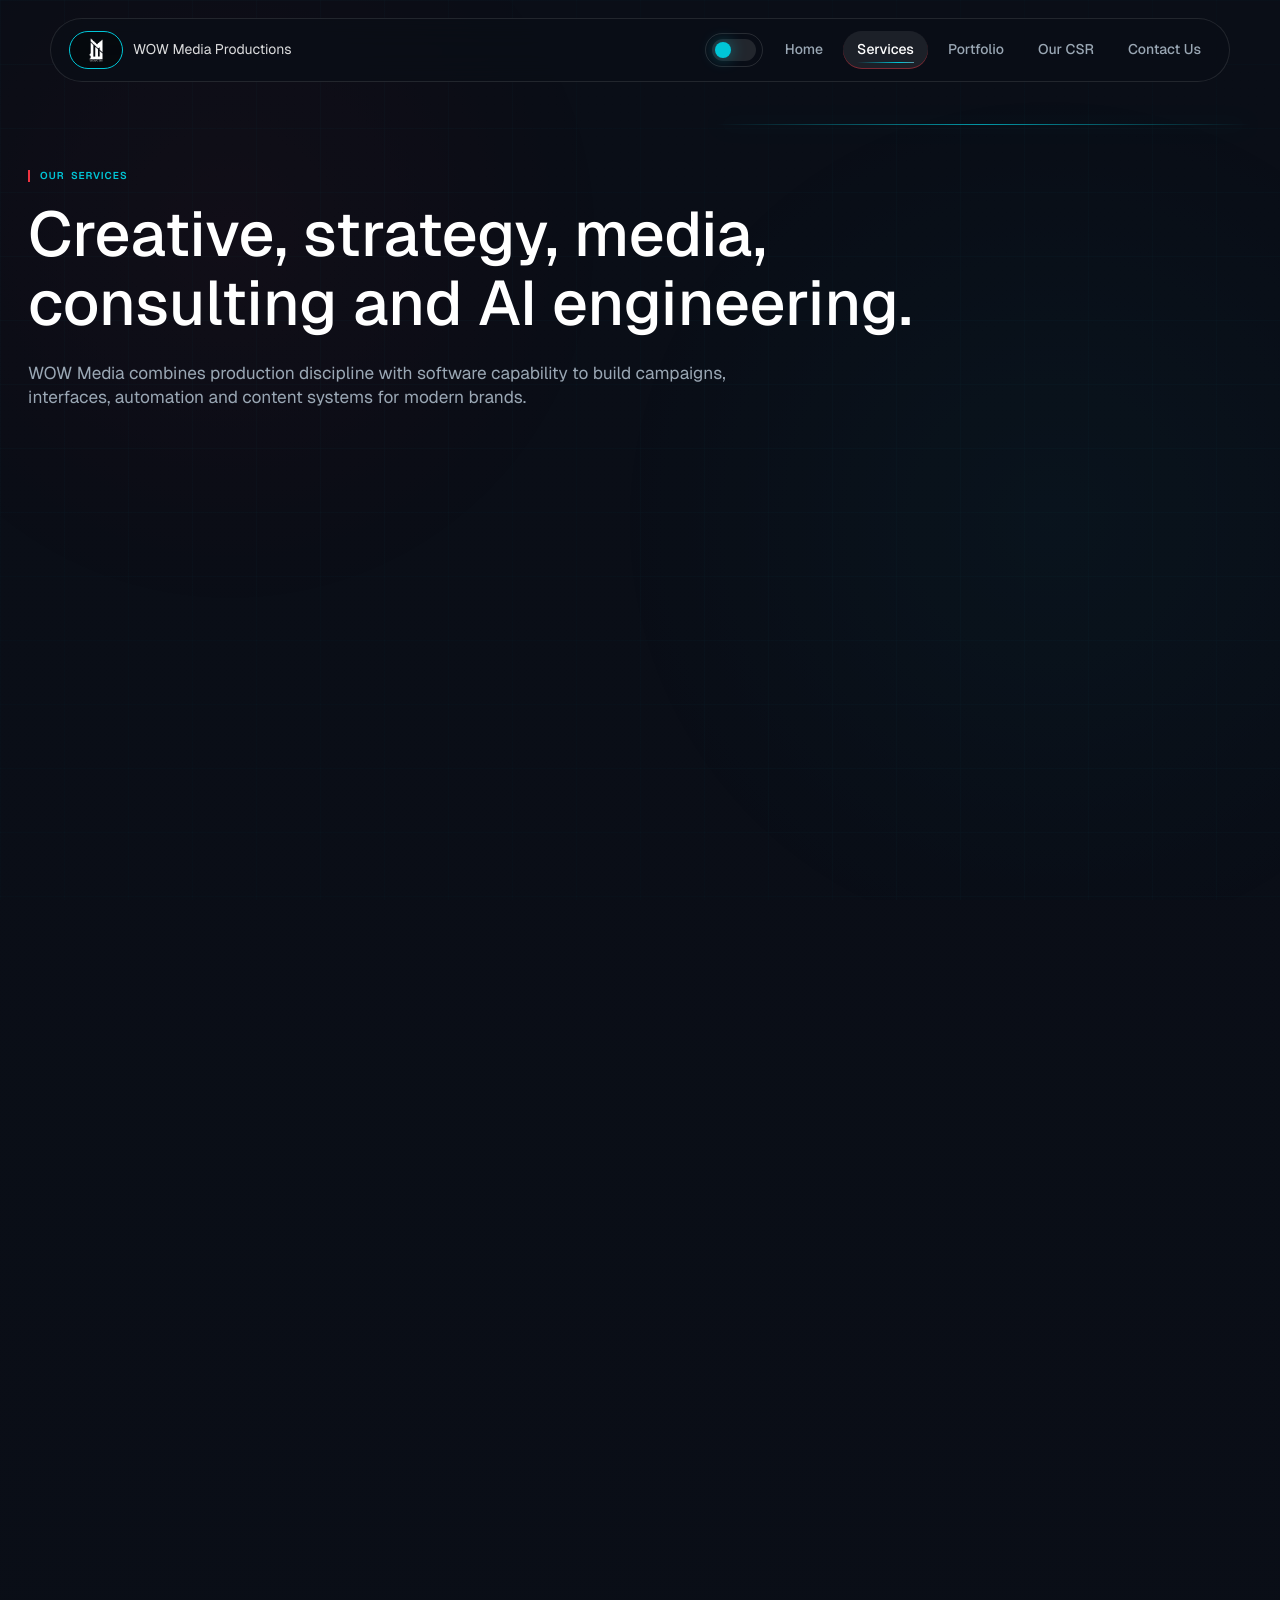
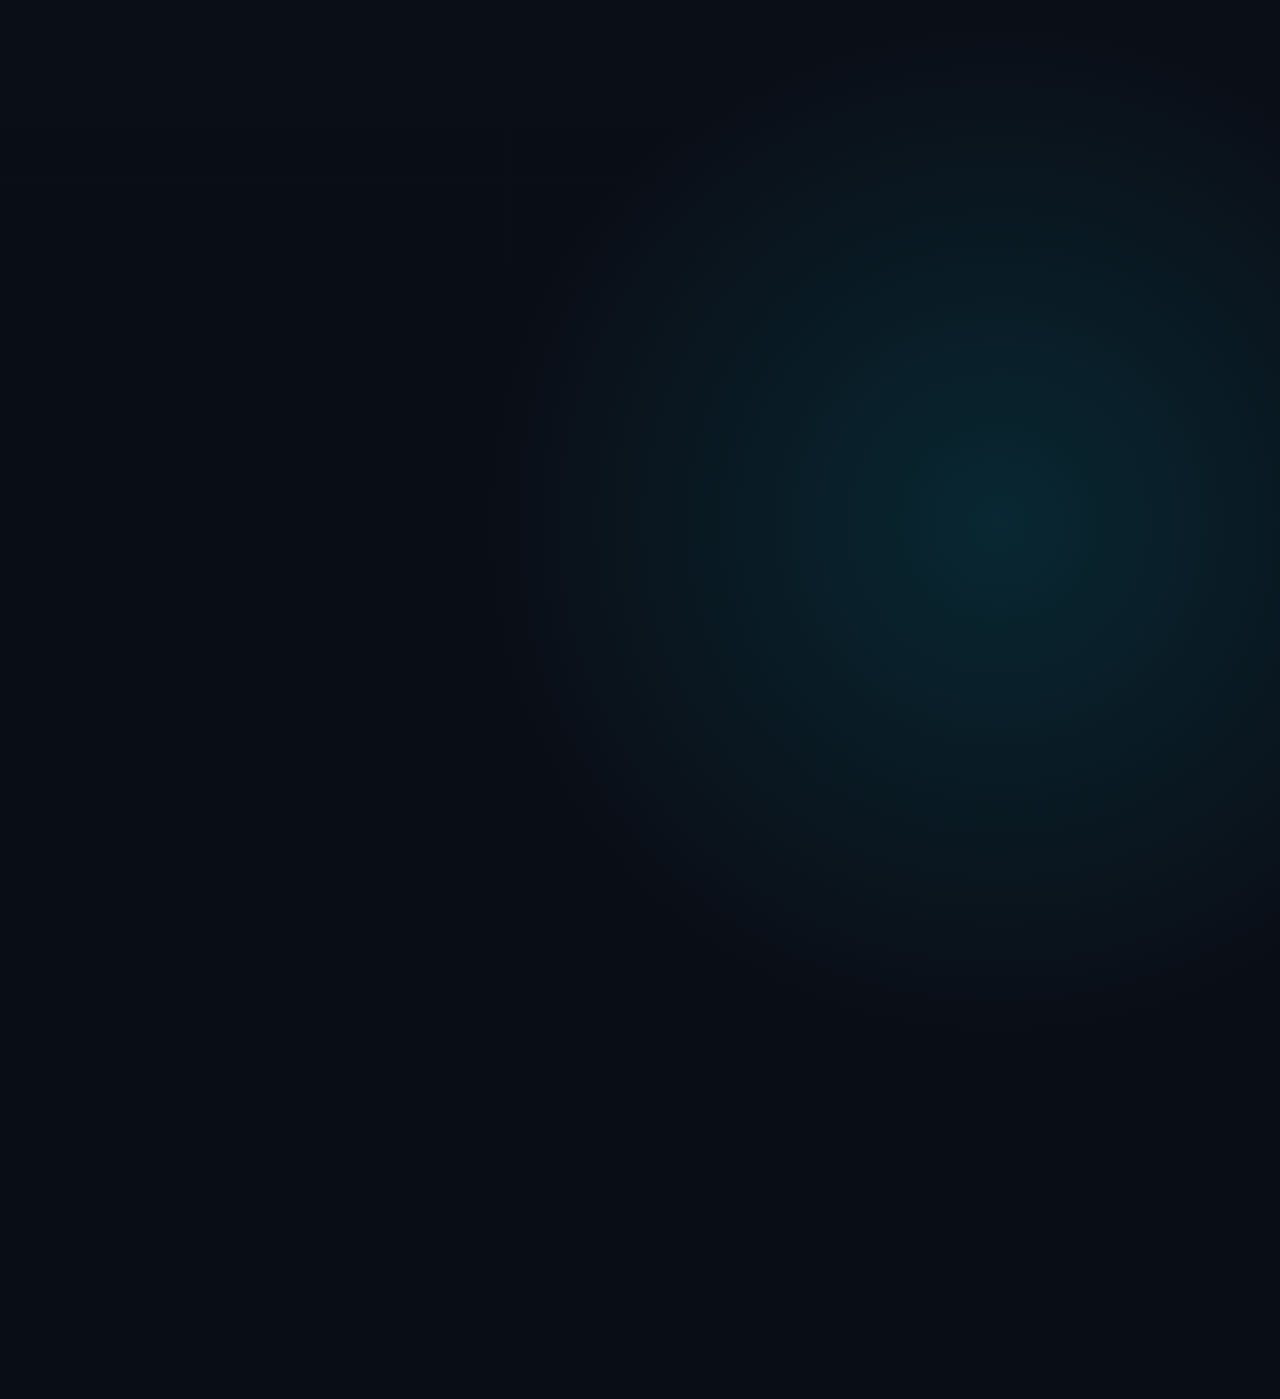
<file: services.html>
﻿<!doctype html>
<html lang="en-LK">
  <head>
    <meta charset="utf-8">
    <meta name="viewport" content="width=device-width, initial-scale=1">
    <title>AI Software, Branding, Promotions & Media Services | WOW Media</title>
    <meta name="description" content="Explore WOW Media services for AI software development, branding, promotions, media production, consulting, websites and digital product design.">
    <meta name="robots" content="index, follow">
    <meta name="theme-color" content="#0a0e17">
    <link rel="canonical" href="https://www.wowmedia.lk/services.html">
    <meta property="og:site_name" content="WOW Media Productions">
    <meta property="og:title" content="AI Software, Branding, Promotions & Media Services | WOW Media">
    <meta property="og:description" content="AI software, branding, promotions, media production, consulting, websites and digital product design services.">
    <meta property="og:type" content="website">
    <meta property="og:url" content="https://www.wowmedia.lk/services.html">
    <meta property="og:image" content="https://www.wowmedia.lk/AI%20software%20development.jpg.jpeg">
    <meta property="og:image:alt" content="WOW Media AI software, branding and media services">
    <meta property="og:locale" content="en_LK">
    <meta name="twitter:card" content="summary_large_image">
    <meta name="twitter:title" content="AI Software, Branding, Promotions & Media Services | WOW Media">
    <meta name="twitter:description" content="AI software, branding, promotions, media production, consulting, websites and digital product design services.">
    <meta name="twitter:image" content="https://www.wowmedia.lk/AI%20software%20development.jpg.jpeg">
    <meta name="twitter:image:alt" content="WOW Media AI software, branding and media services">
    <link rel="manifest" href="site.webmanifest">
    <link rel="preconnect" href="https://fonts.googleapis.com">
    <link rel="preconnect" href="https://fonts.gstatic.com" crossorigin>
    <link href="https://fonts.googleapis.com/css2?family=Fragment+Mono&family=Geist:wght@400;500;600;700;800;900&family=Google+Sans+Flex:opsz,wght@6..144,400..900&display=swap" rel="stylesheet">
    <link rel="stylesheet" href="styles.css">
  </head>
  <body>
    <div class="site-shell">
      <header class="site-header" data-header>
        <a class="brand" href="index.html"><span class="brand-mark"><img src="WOW MEDIA-01.png" alt="WOW Media"></span><span class="brand-copy">WOW Media <span class="brand-switch-word" data-brand-word>Productions</span></span></a>
        <button class="theme-toggle" type="button" aria-label="Switch to light mode" aria-pressed="false" data-theme-toggle><span class="theme-toggle-track"><span class="theme-toggle-thumb"></span></span></button>
        <button class="nav-toggle" type="button" aria-label="Open menu" aria-expanded="false" data-nav-toggle><span></span><span></span></button>
        <nav class="nav-links" data-nav>
          <a href="index.html">Home</a><a class="is-active" href="services.html">Services</a><a href="portfolio.html">Portfolio</a><a href="csr.html">Our CSR</a><a href="contact.html">Contact Us</a>
        </nav>
      </header>

      <main>
        <section class="section page-hero">
          <p class="eyebrow">Our services</p>
          <h1>Creative, strategy, media, consulting and AI engineering.</h1>
          <p>WOW Media combines production discipline with software capability to build campaigns, interfaces, automation and content systems for modern brands.</p>
        </section>

        <section class="section services">
          <div class="section-heading wide">
            <p class="eyebrow">AI-first capabilities</p>
            <h2>Promotions, branding and software built as one operating layer.</h2>
          </div>
          <div class="detail-grid">
            <article><div class="media-slot media-card visual-placeholder capability-image capability-python"></div><h3>AI software development</h3><p>Custom AI tools, web apps, machine-learning workflows, automations and decision-support interfaces.</p></article>
            <article><div class="media-slot media-card visual-placeholder capability-image capability-diamond"></div><h3>Branding and promotions</h3><p>Campaign strategy, identity direction, launch content, social systems and audience growth.</p></article>
            <article><div class="media-slot media-card visual-placeholder capability-image capability-ps"></div><h3>Production and media</h3><p>Video production, event coverage, motion graphics, web series, commercials and content repurposing.</p></article>
            <article><div class="media-slot media-card visual-placeholder capability-image capability-network"></div><h3>Digital product design</h3><p>Websites, interfaces, apps, dashboards and product experiences engineered for adoption.</p></article>
          </div>
        </section>

        <section class="section pathways">
          <div class="section-heading wide"><p class="eyebrow">Select your pathway</p><h2>Choose the team you need now, then scale into the next layer.</h2></div>
          <div class="pathway-grid">
            <a class="pathway-card pathway-ai" href="contact.html"><video class="pathway-video" muted loop playsinline preload="none" data-src="1.mp4" aria-hidden="true"></video><span>AI products</span><strong>Build software that reads signals, automates work and turns insight into action.</strong></a>
            <a class="pathway-card pathway-growth" href="contact.html"><video class="pathway-video" muted loop playsinline preload="none" data-src="2.mp4" aria-hidden="true"></video><span>Growth campaigns</span><strong>Campaigns, built smarter.</strong></a>
            <a class="pathway-card pathway-production" href="contact.html"><video class="pathway-video" muted loop playsinline preload="none" data-src="3.mp4" aria-hidden="true"></video><span>Creative production</span><strong>Plan, capture, edit and distribute brand stories across events, video and digital channels.</strong></a>
          </div>
        </section>
      </main>

      <footer class="site-footer">
        <div class="footer-cta"><p class="footer-pill">Work with us</p><h2>Build the next version of your brand with AI, media and software.</h2><div class="footer-actions"><a class="button button-primary" href="contact.html">Start a project</a><a class="button button-light" href="services.html">Explore services</a></div></div>
        <div class="footer-main"><div class="footer-brand"><span class="footer-logo"><img src="WOW MEDIA-01.png" alt="WOW Media"></span><p>WOW Media Productions is an AI-first creative engineering studio in Sri Lanka.</p></div><div class="footer-column"><h3>Company</h3><a href="index.html">Home</a><a href="services.html">Services</a><a href="portfolio.html">Portfolio</a><a href="csr.html">Our CSR</a></div><div class="footer-column"><h3>Services</h3><a href="services.html">AI software</a><a href="services.html">Branding</a><a href="services.html">Promotions</a><a href="services.html">Production</a></div><div class="footer-column"><h3>Contact</h3><a href="mailto:office@wowmedia.lk">office@wowmedia.lk</a><a href="tel:+94112517690">0112 517 690</a><span>122B, Lake Road, Boralesgamuwa, Sri Lanka</span></div></div>
        <div class="footer-bottom"><span>© 2017 - 2026 WOW Media Productions (Pvt) Ltd | All Rights Reserved</span><a href="privacy-policy.html">Privacy Policy</a></div>
      </footer>
    </div>
    <script src="script.js" defer></script>
  </body>
</html>
</file>
<file: styles.css>
:root {
  --bg: #0a0e17;
  --panel: #0f1626;
  --panel-2: #111c31;
  --cyan: #00c6d7;
  --cyan-soft: rgba(0, 198, 215, 0.18);
  --red: #ef3340;
  --red-line: rgba(239, 51, 64, 0.46);
  --text: #ffffff;
  --muted: #9aa7b4;
  --line: rgba(255, 255, 255, 0.12);
  --max: 1440px;
  --gutter: max(28px, calc((100vw - var(--max)) / 2));
  --font-main: "Geist", "Google Sans Flex", "Inter", system-ui, sans-serif;
  --font-title: "Geist", "Google Sans Flex", "Inter", system-ui, sans-serif;
  --font-ui: "Geist", "Google Sans Flex", "Inter", system-ui, sans-serif;
  --font-mono: "Fragment Mono", ui-monospace, SFMono-Regular, Consolas, monospace;
}

body[data-theme="light"] {
  --bg: #f7f9fc;
  --panel: #ffffff;
  --panel-2: #eef4f8;
  --cyan: #007f8d;
  --cyan-soft: rgba(0, 127, 141, 0.12);
  --red: #c8202d;
  --red-line: rgba(200, 32, 45, 0.28);
  --text: #101723;
  --muted: #536170;
  --line: rgba(16, 23, 35, 0.14);
}

* {
  box-sizing: border-box;
}

html {
  scroll-behavior: smooth;
}

body {
  margin: 0;
  background:
    radial-gradient(circle at 78% 12%, rgba(0, 198, 215, 0.14), transparent 32rem),
    linear-gradient(180deg, #0a0e17 0%, #080c14 100%);
  color: var(--text);
  font-family: var(--font-main);
  font-weight: 400;
  text-rendering: geometricPrecision;
  -webkit-font-smoothing: antialiased;
}

body[data-theme="light"] {
  background:
    radial-gradient(circle at 78% 12%, rgba(0, 127, 141, 0.12), transparent 34rem),
    linear-gradient(180deg, #f7f9fc 0%, #eef3f7 100%);
}

img,
video {
  max-width: 100%;
}

a {
  color: inherit;
  text-decoration: none;
}

.site-shell {
  position: relative;
  overflow: hidden;
}

.site-shell::before {
  position: fixed;
  inset: 0;
  z-index: 0;
  pointer-events: none;
  background:
    linear-gradient(rgba(0, 198, 215, 0.045) 1px, transparent 1px),
    linear-gradient(90deg, rgba(0, 198, 215, 0.04) 1px, transparent 1px),
    radial-gradient(circle at 18% 26%, rgba(239, 51, 64, 0.08), transparent 26rem),
    radial-gradient(circle at 82% 58%, rgba(0, 198, 215, 0.08), transparent 30rem);
  background-position: 0 0, 0 0, center, center;
  background-size: 64px 64px, 64px 64px, auto, auto;
  content: "";
  opacity: 0.46;
  animation: ambientGrid 18s linear infinite;
}

main,
.site-footer {
  position: relative;
  z-index: 1;
}

.site-header {
  position: fixed;
  top: 0;
  left: 0;
  right: 0;
  z-index: 20;
  display: flex;
  align-items: center;
  justify-content: space-between;
  width: calc(100% - 100px);
  margin: 18px 50px 0;
  padding: 12px 14px 12px 18px;
  border: 1px solid rgba(255, 255, 255, 0.1);
  border-radius: 999px;
  background: rgba(10, 14, 23, 0.72);
  backdrop-filter: blur(18px);
  transition: border-color 180ms ease, background 180ms ease;
}

.theme-toggle {
  display: inline-grid;
  place-items: center;
  width: 58px;
  height: 34px;
  margin-left: auto;
  margin-right: 8px;
  border: 1px solid var(--line);
  border-radius: 999px;
  background: transparent;
  color: var(--text);
  cursor: pointer;
  padding: 0;
}

.theme-toggle-track {
  position: relative;
  width: 44px;
  height: 22px;
  border-radius: 999px;
  background: rgba(255, 255, 255, 0.1);
  transition: background 180ms ease;
}

.theme-toggle-thumb {
  position: absolute;
  top: 3px;
  left: 3px;
  width: 16px;
  height: 16px;
  border-radius: 999px;
  background: var(--cyan);
  box-shadow: 0 0 16px rgba(0, 198, 215, 0.48);
  transition: transform 180ms ease, background 180ms ease, box-shadow 180ms ease;
}

body[data-theme="light"] .theme-toggle-track {
  background: rgba(16, 23, 35, 0.12);
}

body[data-theme="light"] .theme-toggle-thumb {
  transform: translateX(22px);
  background: var(--red);
  box-shadow: 0 4px 14px rgba(200, 32, 45, 0.24);
}

.site-header.is-scrolled {
  border-color: rgba(239, 51, 64, 0.28);
  background: rgba(10, 14, 23, 0.9);
  box-shadow: inset 0 0 0 1px rgba(0, 198, 215, 0.14);
}

.brand {
  display: inline-flex;
  align-items: center;
  gap: 10px;
  min-width: 0;
}

.brand-mark {
  position: relative;
  display: grid;
  place-items: center;
  width: 54px;
  height: 38px;
  border: 1px solid var(--cyan);
  border-radius: 999px;
  background: rgba(5, 7, 12, 0.72);
  color: var(--cyan);
  font: 500 13px/1 var(--font-ui);
  letter-spacing: 0;
  animation: borderPulse 4.8s ease-in-out infinite;
}

.brand-mark::after {
  position: absolute;
  inset: -4px;
  border: 1px solid rgba(0, 198, 215, 0.28);
  border-radius: inherit;
  content: "";
  opacity: 0;
  transform: scale(0.88);
  animation: signalRing 3.6s ease-out infinite;
}

.brand-mark img {
  display: block;
  max-width: 38px;
  max-height: 30px;
  object-fit: contain;
}

.brand-copy {
  color: rgba(255, 255, 255, 0.86);
  font-size: 14px;
  font-weight: 400;
  white-space: nowrap;
}

.brand-switch-word {
  display: inline-block;
  min-width: 78px;
  color: inherit;
  transition: opacity 180ms ease, transform 180ms ease, color 180ms ease;
}

.brand-switch-word.is-changing {
  opacity: 0;
  transform: translateY(5px);
}

.brand-switch-word.is-tech {
  color: var(--cyan);
}

.reveal-on-scroll {
  opacity: 0;
  transform: translateY(22px);
  transition:
    opacity 620ms ease,
    transform 620ms cubic-bezier(0.2, 0.76, 0.18, 1);
  transition-delay: calc(var(--reveal-index, 0) * 54ms);
}

.reveal-on-scroll.is-visible {
  opacity: 1;
  transform: translateY(0);
}

.reveal-on-scroll:nth-child(2) {
  transition-delay: 70ms;
}

.reveal-on-scroll:nth-child(3) {
  transition-delay: 140ms;
}

.reveal-on-scroll:nth-child(4) {
  transition-delay: 210ms;
}

.type-word {
  display: inline-block;
  opacity: 1;
  transform: translateY(0) rotateX(0);
  transform-origin: left bottom;
  transition:
    opacity 560ms ease,
    transform 560ms cubic-bezier(0.2, 0.76, 0.18, 1);
  transition-delay: calc(var(--word-index, 0) * 34ms);
  will-change: opacity, transform;
}

.reveal-on-scroll .type-word {
  opacity: 0;
  transform: translateY(0.72em) rotateX(18deg);
}

.reveal-on-scroll.is-visible .type-word,
.site-header .type-word {
  opacity: 1;
  transform: translateY(0) rotateX(0);
}

.eyebrow .type-word,
.footer-pill .type-word {
  transition-duration: 420ms;
  transition-delay: calc(var(--word-index, 0) * 24ms);
}

.eyebrow .type-word:not(:last-child),
.footer-pill .type-word:not(:last-child) {
  margin-right: 0.34em;
}

@media (prefers-reduced-motion: reduce) {
  *,
  *::before,
  *::after {
    animation-duration: 0.01ms !important;
    animation-iteration-count: 1 !important;
    scroll-behavior: auto !important;
  }

  .brand-switch-word,
  .reveal-on-scroll,
  .type-word {
    transition: none;
  }

  .reveal-on-scroll,
  .type-word {
    opacity: 1;
    transform: none;
  }
}

.nav-links {
  display: flex;
  align-items: center;
  gap: 6px;
}

.nav-links a {
  position: relative;
  overflow: hidden;
  border-radius: 999px;
  color: var(--muted);
  font-size: 14px;
  font-weight: 500;
  padding: 10px 14px;
  transition: background 160ms ease, color 160ms ease;
}

.nav-links a::after {
  position: absolute;
  right: 14px;
  bottom: 6px;
  left: 14px;
  height: 1px;
  background: linear-gradient(90deg, transparent, var(--cyan), var(--red), transparent);
  background-size: 220% 100%;
  content: "";
  opacity: 0;
  transform: translateY(4px);
  transition: opacity 160ms ease, transform 160ms ease;
}

.nav-links a:hover,
.nav-links a:focus-visible,
.nav-links a.is-active {
  background: rgba(255, 255, 255, 0.08);
  box-shadow: inset 0 -1px 0 var(--red-line);
  color: var(--text);
}

.nav-links a:hover::after,
.nav-links a:focus-visible::after,
.nav-links a.is-active::after {
  opacity: 1;
  transform: translateY(0);
  animation: colorLineFlow 3.2s ease-in-out infinite;
}

.nav-toggle {
  display: none;
  width: 40px;
  height: 40px;
  border: 1px solid var(--line);
  border-radius: 999px;
  background: transparent;
  color: var(--text);
}

.nav-toggle span {
  display: block;
  width: 16px;
  height: 2px;
  margin: 5px auto;
  background: currentColor;
}

.section {
  position: relative;
  width: 100%;
  margin: 0 auto;
  padding: 108px var(--gutter);
}

.section:not(.hero):not(.page-hero) {
  content-visibility: auto;
  contain-intrinsic-size: auto 900px;
}

.hero {
  position: relative;
  display: flex;
  min-height: 100vh;
  min-height: 100svh;
  align-items: center;
  padding: 132px var(--gutter) 92px;
  background:
    linear-gradient(90deg, rgba(10, 14, 23, 0.98) 0%, rgba(10, 14, 23, 0.82) 42%, rgba(10, 14, 23, 0.34) 100%),
    radial-gradient(circle at 72% 42%, rgba(0, 198, 215, 0.18), transparent 32rem),
    #0a0e17;
}

.hero::before {
  position: absolute;
  inset: 0;
  z-index: 1;
  background:
    linear-gradient(rgba(255, 255, 255, 0.035) 1px, transparent 1px),
    linear-gradient(90deg, rgba(255, 255, 255, 0.035) 1px, transparent 1px);
  background-size: 52px 52px;
  content: "";
  mask-image: linear-gradient(90deg, transparent 0%, black 38%, black 100%);
  opacity: 0.62;
  animation: ambientGrid 16s linear infinite;
}

.page-hero::before {
  position: absolute;
  top: 124px;
  right: var(--gutter);
  width: min(42vw, 560px);
  height: 1px;
  background: linear-gradient(90deg, transparent, rgba(0, 198, 215, 0.74), transparent);
  box-shadow: 0 0 24px rgba(0, 198, 215, 0.32);
  content: "";
  animation: scanLine 4.8s ease-in-out infinite;
}

.hero-video {
  position: absolute;
  inset: 0;
  z-index: 0;
  width: 100%;
  height: 100%;
  object-fit: cover;
  opacity: 0.42;
  filter: saturate(1.05) contrast(1.08);
  pointer-events: none;
}

.page-hero {
  padding-top: 170px;
  padding-bottom: 64px;
}

.portfolio-services {
  padding-top: 170px;
  padding-bottom: 44px;
}

.portfolio-services + .page-hero {
  padding-top: 56px;
}

.page-hero h1 {
  max-width: 980px;
  font-size: clamp(40px, 4.9vw, 72px);
  line-height: 1.1;
}

.page-hero p:not(.eyebrow) {
  max-width: 760px;
  margin: 24px 0 0;
  font-size: clamp(16px, 1.35vw, 20px);
  line-height: 1.4;
}

.hero-grid {
  position: relative;
  z-index: 1;
  display: grid;
  grid-template-columns: minmax(0, 1fr);
  align-items: center;
  width: 100%;
  max-width: var(--max);
  min-height: min(760px, calc(100vh - 224px));
  margin: 0 auto;
  padding: 0;
}

.hero-copy {
  position: relative;
  z-index: 2;
  display: flex;
  min-height: min(680px, calc(100vh - 260px));
  flex-direction: column;
  justify-content: center;
  padding-left: 0;
}

.eyebrow {
  position: relative;
  border-left: 2px solid var(--red);
  margin: 0 0 18px;
  padding-left: 10px;
  color: var(--cyan);
  font-family: var(--font-ui);
  font-size: 10px;
  font-weight: 600;
  letter-spacing: 1px;
  line-height: 12px;
  text-transform: uppercase;
}

h1,
h2,
h3 {
  margin: 0;
  font-family: var(--font-title);
  font-weight: 500;
  letter-spacing: 0;
  overflow-wrap: anywhere;
}

h1 {
  max-width: 930px;
  font-size: clamp(48px, 6.1vw, 92px);
  font-weight: 500;
  line-height: 1.04;
}

h2 {
  font-size: clamp(36px, 3.75vw, 56px);
  line-height: 1.18;
}

h3 {
  font-size: 24px;
  line-height: 1.42;
}

p {
  color: var(--muted);
  font-size: 16px;
  line-height: 1.38;
  overflow-wrap: anywhere;
}

.hero-subline {
  max-width: 720px;
  margin: 28px 0 0;
  font-size: clamp(18px, 1.45vw, 20px);
  line-height: 1.4;
}

.hero-actions {
  display: flex;
  flex-wrap: wrap;
  gap: 14px;
  margin-top: 34px;
}

.button {
  position: relative;
  overflow: hidden;
  display: inline-flex;
  min-height: 48px;
  align-items: center;
  justify-content: center;
  border-radius: 999px;
  font-size: 16px;
  font-weight: 600;
  line-height: 22px;
  padding: 0 22px;
  transition: transform 160ms ease, border-color 160ms ease, background 160ms ease, box-shadow 160ms ease;
}

.button::before {
  position: absolute;
  inset: 0;
  background: linear-gradient(110deg, transparent 0%, rgba(255, 255, 255, 0.2) 46%, transparent 58%);
  content: "";
  transform: translateX(-120%);
  transition: transform 520ms ease;
}

.button:hover,
.button:focus-visible {
  box-shadow: 0 12px 34px rgba(0, 198, 215, 0.16);
  transform: translateY(-2px);
}

.button:hover::before,
.button:focus-visible::before {
  transform: translateX(120%);
}

.button-primary {
  background: var(--cyan);
  color: #041017;
}

.button-outline {
  border: 1px solid var(--red-line);
  background: transparent;
  color: var(--text);
}

.button-outline:hover,
.button-outline:focus-visible {
  border-color: var(--red);
  background: rgba(239, 51, 64, 0.08);
}

.button-light {
  border: 1px solid rgba(255, 255, 255, 0.22);
  background: rgba(255, 255, 255, 0.08);
  color: var(--text);
}

.credibility-line {
  margin: 20px 0 0;
  font-size: 14px;
  line-height: 20px;
}

.signal-stage {
  position: relative;
  z-index: 1;
  min-height: clamp(420px, 45vw, 620px);
  border: 0;
  border-radius: 0;
  background:
    linear-gradient(rgba(255, 255, 255, 0.04) 1px, transparent 1px),
    linear-gradient(90deg, rgba(255, 255, 255, 0.04) 1px, transparent 1px),
    radial-gradient(circle at 50% 44%, rgba(0, 198, 215, 0.12), transparent 22rem),
    transparent;
  background-size: 42px 42px, 42px 42px, auto, auto;
  box-shadow: none;
  opacity: 0.95;
  pointer-events: none;
}

#signalCanvas {
  position: absolute;
  inset: 0;
  width: 100%;
  height: 100%;
}

.signal-panel,
.signal-readout {
  position: absolute;
  display: grid;
  gap: 5px;
  border: 1px solid rgba(255, 255, 255, 0.12);
  border-left-color: var(--red-line);
  border-radius: 8px;
  background: rgba(10, 14, 23, 0.68);
  padding: 14px 16px;
  backdrop-filter: blur(12px);
}

.signal-panel {
  top: 154px;
  right: 58px;
  left: auto;
}

.signal-readout {
  right: 58px;
  bottom: 86px;
}

.signal-panel span,
.signal-readout span,
.project-list span,
.pathway-grid span,
.service-index {
  color: var(--cyan);
  font-family: var(--font-ui);
  font-size: 12px;
  font-weight: 500;
  letter-spacing: 0;
  line-height: 20px;
  text-transform: uppercase;
}

.signal-panel strong,
.signal-readout strong {
  font-size: 14px;
}

.media-slot {
  position: relative;
  display: grid;
  min-height: 180px;
  place-items: center;
  overflow: hidden;
  border: 1px solid rgba(0, 198, 215, 0.22);
  border-top-color: var(--red-line);
  border-radius: 8px;
  background:
    linear-gradient(135deg, rgba(0, 198, 215, 0.18), transparent 38%),
    linear-gradient(rgba(255, 255, 255, 0.045) 1px, transparent 1px),
    linear-gradient(90deg, rgba(255, 255, 255, 0.045) 1px, transparent 1px),
    rgba(10, 14, 23, 0.58);
  background-size: auto, 28px 28px, 28px 28px, auto;
  color: rgba(255, 255, 255, 0.74);
  text-align: center;
}

.media-slot::before {
  position: absolute;
  inset: 18px;
  border: 1px solid rgba(255, 255, 255, 0.08);
  border-right-color: rgba(239, 51, 64, 0.22);
  border-radius: 6px;
  content: "";
}

.media-slot::after {
  position: absolute;
  width: 64px;
  height: 2px;
  background: var(--cyan);
  box-shadow: 0 0 18px var(--cyan);
  content: "";
}

.media-slot span {
  position: relative;
  z-index: 1;
  max-width: 80%;
  color: rgba(255, 255, 255, 0.8);
  font-family: var(--font-ui);
  font-size: 12px;
  font-weight: 500;
  letter-spacing: 0;
  line-height: 20px;
  text-transform: uppercase;
}

.visual-placeholder {
  isolation: isolate;
  align-content: end;
  justify-items: start;
  padding: 18px;
  border-color: rgba(255, 255, 255, 0.14);
  background:
    linear-gradient(180deg, rgba(10, 14, 23, 0.04) 0%, rgba(10, 14, 23, 0.22) 42%, rgba(10, 14, 23, 0.92) 100%),
    var(--image);
  background-position: center;
  background-size: cover;
}

.visual-placeholder::before {
  inset: 0;
  z-index: -2;
  border: 0;
  border-radius: inherit;
  background: linear-gradient(135deg, rgba(0, 198, 215, 0.16), transparent 44%, rgba(239, 51, 64, 0.16));
  opacity: 0.74;
}

.visual-placeholder::after {
  display: none;
}

.visual-placeholder span {
  max-width: 15rem;
  color: var(--text);
  font-size: 12px;
  line-height: 18px;
  text-align: left;
  text-shadow: 0 2px 16px rgba(0, 0, 0, 0.72);
}

.placeholder-ai {
  --image: url("https://images.unsplash.com/photo-1550751827-4bd374c3f58b?auto=format&fit=crop&w=900&q=82");
}

.placeholder-brand {
  --image: url("https://images.unsplash.com/photo-1497366754035-f200968a6e72?auto=format&fit=crop&w=900&q=82");
}

.placeholder-production {
  --image: url("https://images.unsplash.com/photo-1485846234645-a62644f84728?auto=format&fit=crop&w=900&q=82");
}

.placeholder-product {
  --image: url("https://images.unsplash.com/photo-1551650975-87deedd944c3?auto=format&fit=crop&w=900&q=82");
}

.capability-image {
  min-height: clamp(220px, 22vw, 320px);
  background:
    linear-gradient(180deg, rgba(10, 14, 23, 0) 0%, rgba(10, 14, 23, 0.08) 100%),
    var(--image);
  background-position: center;
  background-repeat: no-repeat;
  background-size: cover;
}

.capability-image::before {
  opacity: 0;
}

.capability-python {
  --image: url("AI%20software%20development.jpg.jpeg");
}

.capability-diamond {
  --image: url("Branding%20and%20promotions.jpg.jpeg");
}

.capability-ps {
  --image: url("Production%20and%20media.jpg.jpeg");
}

.capability-network {
  --image: url("Digital%20product%20design.jpg.jpeg");
}

.placeholder-creative {
  --image: url("https://images.unsplash.com/photo-1516321318423-f06f85e504b3?auto=format&fit=crop&w=900&q=82");
}

.placeholder-strategy {
  --image: url("https://images.unsplash.com/photo-1552664730-d307ca884978?auto=format&fit=crop&w=900&q=82");
}

.placeholder-media {
  --image: url("https://images.unsplash.com/photo-1492724441997-5dc865305da7?auto=format&fit=crop&w=900&q=82");
}

.placeholder-consulting {
  --image: url("https://images.unsplash.com/photo-1556761175-b413da4baf72?auto=format&fit=crop&w=900&q=82");
}

.portfolio-image {
  background:
    linear-gradient(180deg, rgba(10, 14, 23, 0) 0%, rgba(10, 14, 23, 0.08) 100%),
    var(--image);
  background-position: center;
  background-repeat: no-repeat;
  background-size: cover;
}

.portfolio-image::before {
  opacity: 0;
}

.portfolio-website {
  --image: url("Website%20services%20HD.jpg.jpeg");
}

.portfolio-mobile {
  --image: url("Mobile%20app%20services%20HD.jpg.jpeg");
}

.portfolio-commercials {
  --image: url("Commercials.jpg.jpeg");
}

.portfolio-music {
  --image: url("music%20video.jpg.jpeg");
}

.portfolio-web-series {
  --image: url("Web%20Series.jpg.jpeg");
}

.portfolio-events {
  --image: url("event.jpg.jpeg");
}

.media-wide {
  min-height: 260px;
}

.media-compact {
  min-height: 132px;
  margin-bottom: 22px;
}

.media-card {
  min-height: 170px;
  margin-bottom: 20px;
}

.logo-media {
  min-height: 190px;
  padding: 24px;
  background:
    radial-gradient(circle at 50% 42%, rgba(0, 198, 215, 0.13), transparent 15rem),
    rgba(10, 14, 23, 0.72);
}

.logo-media::after {
  display: none;
}

.logo-media img {
  position: relative;
  z-index: 1;
  display: block;
  max-width: min(100%, 260px);
  max-height: 118px;
  object-fit: contain;
}

.impact-logo-media img {
  max-width: min(100%, 300px);
  max-height: 150px;
}

.impact-logo-media {
  background:
    radial-gradient(circle at 50% 42%, rgba(0, 198, 215, 0.13), transparent 15rem),
    rgba(10, 14, 23, 0.72);
}

body[data-theme="light"] .impact-logo-media {
  background: #ffffff;
}

.project-media {
  min-height: 220px;
  margin: -24px -24px 22px;
  border-width: 0 0 1px;
  border-radius: 8px 8px 0 0;
}

.project-video-grid {
  display: grid;
  grid-template-columns: repeat(2, minmax(0, 1fr));
  gap: 1px;
  overflow: hidden;
  background: var(--line);
}

.project-video {
  display: block;
  width: 100%;
  min-height: 220px;
  aspect-ratio: 16 / 9;
  border: 0;
  background: #05070c;
  object-fit: cover;
}

.portrait-slot {
  min-height: 340px;
  margin-bottom: 20px;
  border-radius: 8px;
}

.people-grid .portrait-slot {
  min-height: 430px;
}

.portrait-slot::before {
  inset: auto;
  width: 96px;
  height: 96px;
  border-radius: 999px;
}

.portrait-photo {
  background-image: var(--portrait);
  background-position: center top;
  background-repeat: no-repeat;
  background-size: cover;
}

.portrait-photo::before,
.portrait-photo::after {
  display: none;
}

.portrait-jude {
  --portrait: url("team%20and%20navigators/Jude.png");
}

.portrait-darren {
  --portrait: url("team%20and%20navigators/Darren.png");
}

.portrait-elija {
  --portrait: url("team%20and%20navigators/Elija.png");
}

.portrait-hiru {
  --portrait: url("team%20and%20navigators/Hiru%202.jpg");
}

.portrait-isuru {
  --portrait: url("team%20and%20navigators/Isuru.png");
}

.portrait-nipuni {
  --portrait: url("team%20and%20navigators/Nipu%203.jpg");
}

.portrait-nidul {
  --portrait: url("team%20and%20navigators/Nidul%202.jpg");
}

.portrait-loshi {
  --portrait: url("team%20and%20navigators/Loshi%202.png");
}

.portrait-pramuk {
  --portrait: url("team%20and%20navigators/Pramuk.png");
}

.portrait-pramod {
  --portrait: url("team%20and%20navigators/Pramod.png");
}

.map-slot {
  min-height: 220px;
  margin-bottom: 8px;
  padding: 0;
  background: rgba(10, 14, 23, 0.72);
}

.map-slot::before,
.map-slot::after {
  display: none;
}

.map-slot iframe {
  width: 100%;
  min-height: 260px;
  height: 100%;
  border: 0;
  filter: grayscale(0.18) contrast(1.05) saturate(0.92);
}

.scan-line {
  position: absolute;
  right: 0;
  bottom: 28px;
  left: 0;
  z-index: 3;
  height: 1px;
  background: linear-gradient(90deg, transparent, var(--cyan), transparent);
  opacity: 0.72;
  animation: scanLine 3.4s ease-in-out infinite;
}

.partner-strip {
  padding-top: 54px;
  padding-bottom: 88px;
  text-align: center;
  background: #0a0e17;
}

.partner-heading {
  max-width: 820px;
  margin: 0 auto;
  color: var(--text);
  font-size: clamp(30px, 3vw, 44px);
  line-height: 1.16;
}

.client-marquee {
  position: relative;
  width: calc(100% + (var(--gutter) * 2));
  margin: 32px calc(var(--gutter) * -1) 30px;
  overflow: hidden;
  border-top: 1px solid rgba(255, 255, 255, 0.1);
  border-bottom: 1px solid rgba(255, 255, 255, 0.1);
  background: rgba(255, 255, 255, 0.028);
}

.client-marquee::before,
.client-marquee::after {
  position: absolute;
  top: 0;
  bottom: 0;
  z-index: 2;
  width: min(18vw, 220px);
  content: "";
  pointer-events: none;
}

.client-marquee::before {
  left: 0;
  background: linear-gradient(90deg, #0a0e17, transparent);
}

.client-marquee::after {
  right: 0;
  background: linear-gradient(270deg, #0a0e17, transparent);
}

.client-track {
  display: flex;
  width: max-content;
  align-items: center;
  gap: 18px;
  padding: 22px 0;
  animation: clientMarquee 34s linear infinite;
}

.client-track span {
  display: inline-flex;
  min-width: 210px;
  min-height: 64px;
  align-items: center;
  justify-content: center;
  border: 1px solid var(--line);
  border-radius: 8px;
  background: rgba(10, 14, 23, 0.58);
  color: rgba(255, 255, 255, 0.88);
  font-family: var(--font-title);
  font-size: 16px;
  font-weight: 500;
  line-height: 22px;
  padding: 10px 18px;
  white-space: nowrap;
}

.client-track img {
  display: block;
  max-width: 150px;
  max-height: 42px;
  object-fit: contain;
}

.client-track small {
  display: block;
  color: var(--muted);
  font-family: var(--font-ui);
  font-size: 12px;
  font-weight: 500;
  line-height: 18px;
  margin-left: 8px;
}

.partner-network {
  display: grid;
  grid-template-columns: minmax(260px, 0.82fr) minmax(0, 1.18fr);
  gap: 16px;
  max-width: 1040px;
  margin: 0 auto;
  text-align: left;
}

.partner-panel {
  position: relative;
  overflow: hidden;
  display: grid;
  align-content: center;
  gap: 22px;
  border: 1px solid var(--line);
  border-top-color: var(--red-line);
  border-radius: 8px;
  background: rgba(255, 255, 255, 0.035);
  padding: 26px;
}

.partner-panel::before {
  position: absolute;
  top: 0;
  right: 22px;
  left: 22px;
  height: 1px;
  background: linear-gradient(90deg, transparent, var(--cyan), var(--red), transparent);
  background-size: 220% 100%;
  content: "";
  animation: colorLineFlow 4.4s ease-in-out infinite;
}

.partner-panel p {
  margin: 0;
  color: rgba(255, 255, 255, 0.82);
  font-size: 16px;
  line-height: 1.45;
}

.partner-primary p {
  max-width: 320px;
  justify-self: center;
  text-align: center;
}

.partner-logo-grid {
  display: grid;
  grid-template-columns: repeat(2, minmax(0, 1fr));
  gap: 12px;
}

.partner-logo {
  display: grid;
  min-height: 138px;
  place-items: center;
  border: 1px solid rgba(0, 198, 215, 0.2);
  border-left-color: var(--red-line);
  border-radius: 8px;
  background: rgba(10, 14, 23, 0.62);
  color: var(--text);
  font-family: var(--font-title);
  font-size: 15px;
  font-weight: 600;
  line-height: 1.2;
  padding: 16px;
  text-align: center;
}

.partner-logo img {
  display: block;
  max-width: 98%;
  max-height: 104px;
  object-fit: contain;
}

.logo-ciq {
  min-height: 118px;
  justify-content: center;
  border-color: transparent;
  border-left-color: transparent;
  background: transparent;
  color: var(--cyan);
  font-size: clamp(28px, 3.2vw, 42px);
  padding: 22px;
}

.logo-ciq img {
  margin: 0 auto;
  max-width: min(100%, 320px);
  max-height: 74px;
}

.intro,
.product-band,
.csr,
.contact {
  display: grid;
  grid-template-columns: 0.92fr 1.08fr;
  gap: 56px;
  align-items: center;
}

.intro {
  grid-template-columns: minmax(0, 1fr);
  justify-content: center;
  text-align: center;
}

.intro .section-heading {
  justify-self: center;
}

.intro .eyebrow {
  display: inline-flex;
  width: max-content;
  margin-right: auto;
  margin-left: auto;
}

.intro-copy {
  width: 100%;
  justify-items: center;
}

.intro-video-banner,
.full-width-video-banner {
  width: calc(100% + (var(--gutter) * 2));
  margin-right: calc(var(--gutter) * -1);
  margin-left: calc(var(--gutter) * -1);
  overflow: hidden;
  border-top: 1px solid rgba(0, 198, 215, 0.18);
  border-bottom: 1px solid rgba(239, 51, 64, 0.24);
  background: #05070c;
}

.intro-video-banner video,
.full-width-video-banner video {
  display: block;
  width: 100%;
  height: auto;
  object-fit: contain;
}

.portfolio-video-section {
  padding-top: 0;
  padding-bottom: 0;
}

.intro-copy > p {
  max-width: 860px;
}

.intro-copy p,
.product-copy p,
.contact-copy p,
.csr p {
  margin: 0;
}

.intro-copy {
  display: grid;
  gap: 18px;
}

.section-heading {
  position: relative;
  max-width: 720px;
}

.section-heading.wide {
  max-width: 920px;
}

.product-band {
  width: 100%;
  max-width: none;
  background: linear-gradient(90deg, rgba(15, 22, 38, 0.98), rgba(9, 13, 22, 0.8));
}

.text-link {
  position: relative;
  display: inline-flex;
  margin-top: 28px;
  color: var(--cyan);
  font-weight: 600;
}

.text-link::after {
  position: absolute;
  right: 0;
  bottom: -6px;
  left: 0;
  height: 1px;
  background: linear-gradient(90deg, var(--cyan), var(--red), transparent);
  background-size: 220% 100%;
  content: "";
  animation: colorLineFlow 3.6s ease-in-out infinite;
}

.diagnostic-board {
  border: 1px solid rgba(0, 198, 215, 0.2);
  border-left-color: var(--red-line);
  border-radius: 8px;
  background: rgba(10, 14, 23, 0.66);
  padding: 24px;
}

.product-video-panel {
  min-height: 360px;
  overflow: hidden;
  padding: 0;
}

.product-video {
  display: block;
  width: 100%;
  height: 100%;
  min-height: 360px;
  object-fit: cover;
}

.board-row {
  display: flex;
  justify-content: space-between;
  gap: 20px;
  border-bottom: 1px solid var(--line);
  padding: 18px 0;
}

.board-row span {
  color: var(--muted);
  font-weight: 500;
}

.board-row strong {
  color: var(--text);
}

.mini-wave {
  position: relative;
  height: 84px;
  margin-top: 20px;
  overflow: hidden;
  border-radius: 6px;
  background: linear-gradient(90deg, transparent, rgba(0, 198, 215, 0.12), transparent);
}

.mini-wave::before {
  position: absolute;
  top: 38px;
  left: -20%;
  width: 140%;
  height: 2px;
  background: var(--cyan);
  box-shadow: 0 0 18px var(--cyan);
  content: "";
  animation: pulseLine 2.6s linear infinite;
}

.service-grid,
.metrics-grid,
.people-grid,
.client-grid {
  display: grid;
  grid-template-columns: repeat(4, minmax(0, 1fr));
  gap: 14px;
  margin-top: 40px;
}

.service-grid article,
.people-grid article,
.project-list article,
.detail-grid article,
.catalog-grid article,
.policy-grid article {
  position: relative;
  overflow: hidden;
  border: 1px solid var(--line);
  border-radius: 8px;
  background: rgba(255, 255, 255, 0.035);
  padding: 24px;
  transition: transform 180ms ease, border-color 180ms ease, box-shadow 180ms ease, background 180ms ease;
}

.service-grid article::before,
.people-grid article::before,
.project-list article::before,
.detail-grid article::before,
.catalog-grid article::before,
.policy-grid article::before {
  position: absolute;
  top: 0;
  right: 24px;
  left: 24px;
  height: 2px;
  background: linear-gradient(90deg, var(--red), rgba(0, 198, 215, 0.92), var(--red), transparent);
  background-size: 220% 100%;
  content: "";
  pointer-events: none;
  animation: colorLineFlow 4.6s ease-in-out infinite;
}

.service-grid article > *,
.people-grid article > *,
.project-list article > *,
.detail-grid article > *,
.catalog-grid article > *,
.policy-grid article > * {
  position: relative;
  z-index: 1;
}

.service-grid article:hover,
.people-grid article:hover,
.project-list article:hover,
.detail-grid article:hover,
.catalog-grid article:hover,
.policy-grid article:hover {
  border-color: rgba(0, 198, 215, 0.34);
  background: rgba(255, 255, 255, 0.052);
  box-shadow: 0 22px 60px rgba(0, 198, 215, 0.08);
  transform: translateY(-4px);
}

.service-grid h3,
.people-grid h3,
.project-list h3,
.detail-grid h3,
.catalog-grid h3,
.policy-grid h3 {
  margin-top: 18px;
}

.service-grid p,
.people-grid p,
.project-list p,
.detail-grid p,
.policy-grid p {
  margin: 14px 0 0;
  font-size: 16px;
  line-height: 1.38;
}

.service-link-list {
  display: grid;
  gap: 9px;
  margin: 18px 0 0;
  padding-left: 18px;
  color: var(--muted);
  line-height: 1.45;
}

.service-link-list li::marker {
  color: var(--red);
}

.service-link-list a {
  color: rgba(255, 255, 255, 0.86);
  text-decoration: underline;
  text-decoration-color: rgba(0, 198, 215, 0.46);
  text-underline-offset: 4px;
  transition: color 160ms ease, text-decoration-color 160ms ease;
}

.service-link-list a:hover,
.service-link-list a:focus-visible {
  color: var(--text);
  text-decoration-color: var(--red);
}

.service-list-heading {
  margin-top: 30px;
  color: var(--text);
  font-family: var(--font-title);
  font-size: 20px;
  font-weight: 800;
  line-height: 1.2;
}

.service-link-list-spaced {
  margin-bottom: 42px;
}

.detail-grid,
.catalog-grid,
.policy-grid {
  display: grid;
  grid-template-columns: repeat(2, minmax(0, 1fr));
  gap: 16px;
  margin-top: 40px;
}

.detail-grid.three,
.policy-grid {
  grid-template-columns: repeat(3, minmax(0, 1fr));
}

.proof {
  width: 100%;
  max-width: none;
  background: #0f1626;
}

.metrics-grid {
  grid-template-columns: repeat(6, minmax(0, 1fr));
}

.metrics-grid div {
  position: relative;
  overflow: hidden;
  min-height: 150px;
  border-left: 1px solid rgba(0, 198, 215, 0.28);
  padding: 10px 18px 0;
}

.metrics-grid div::before {
  position: absolute;
  top: 0;
  left: 0;
  width: 1px;
  height: 48px;
  background: var(--cyan);
  box-shadow: 0 0 16px rgba(0, 198, 215, 0.72);
  content: "";
  animation: metricPulse 2.8s ease-in-out infinite;
}

.metrics-grid div:nth-child(even) {
  border-left-color: var(--red-line);
}

.metrics-grid strong {
  display: block;
  color: var(--text);
  font-family: var(--font-title);
  font-size: clamp(40px, 4vw, 56px);
  font-weight: 500;
  line-height: 1.18;
  transition: color 240ms ease, text-shadow 240ms ease;
}

.metrics-grid strong.is-counting {
  color: var(--cyan);
  text-shadow: 0 0 18px rgba(0, 198, 215, 0.28);
}

.metrics-grid span {
  display: block;
  margin-top: 14px;
  color: var(--muted);
  font-size: 14px;
  font-weight: 500;
  line-height: 1.42;
}

.proof-note {
  max-width: 980px;
  margin: 34px 0 0;
  color: var(--muted);
  font-size: clamp(18px, 2vw, 24px);
  line-height: 1.56;
}

.pathway-grid,
.project-list,
.story-columns {
  display: grid;
  grid-template-columns: repeat(3, minmax(0, 1fr));
  gap: 16px;
  margin-top: 40px;
}

.story-columns {
  grid-template-columns: repeat(2, minmax(0, 1fr));
}

.story-columns p {
  margin: 0;
}

.client-grid span {
  display: grid;
  min-height: 78px;
  place-items: center;
  border: 1px solid rgba(255, 255, 255, 0.12);
  border-bottom-color: rgba(239, 51, 64, 0.3);
  border-radius: 8px;
  background: rgba(255, 255, 255, 0.035);
  color: rgba(255, 255, 255, 0.88);
  font-family: var(--font-title);
  font-size: 16px;
  font-weight: 500;
  padding: 14px;
  text-align: center;
}

.pathway-grid a {
  position: relative;
  isolation: isolate;
  display: flex;
  min-height: 310px;
  flex-direction: column;
  justify-content: flex-end;
  border: 1px solid rgba(0, 198, 215, 0.18);
  border-top-color: var(--red-line);
  border-radius: 8px;
  background:
    linear-gradient(180deg, rgba(10, 14, 23, 0.04), rgba(10, 14, 23, 0.38) 42%, rgba(10, 14, 23, 0.96)),
    var(--pathway-image),
    var(--panel);
  background-position: center;
  background-size: cover;
  padding: 24px;
  transition: transform 160ms ease, border-color 160ms ease;
}

.pathway-grid a::before {
  position: absolute;
  inset: 0;
  z-index: 0;
  border-radius: inherit;
  background: linear-gradient(135deg, rgba(0, 198, 215, 0.18), transparent 46%, rgba(239, 51, 64, 0.16));
  content: "";
}

.pathway-grid a::after {
  position: absolute;
  right: 18px;
  bottom: 18px;
  left: 18px;
  z-index: 1;
  height: 1px;
  background: linear-gradient(90deg, transparent, rgba(0, 198, 215, 0.86), transparent);
  box-shadow: 0 0 18px rgba(0, 198, 215, 0.42);
  content: "";
  opacity: 0.62;
  pointer-events: none;
  animation: scanLine 3.8s ease-in-out infinite;
}

.pathway-video {
  position: absolute;
  inset: 0;
  z-index: -1;
  width: 100%;
  height: 100%;
  border-radius: inherit;
  object-fit: cover;
}

.pathway-grid a > span,
.pathway-grid a > strong {
  position: relative;
  z-index: 1;
}

.pathway-ai {
  --pathway-image: url("https://images.unsplash.com/photo-1518770660439-4636190af475?auto=format&fit=crop&w=1100&q=82");
}

.pathway-growth {
  --pathway-image: url("https://images.unsplash.com/photo-1557804506-669a67965ba0?auto=format&fit=crop&w=1100&q=82");
}

.pathway-production {
  --pathway-image: url("https://images.unsplash.com/photo-1492691527719-9d1e07e534b4?auto=format&fit=crop&w=1100&q=82");
}

.pathway-grid a:hover,
.pathway-grid a:focus-visible {
  border-color: var(--red);
  box-shadow: inset 0 0 0 1px rgba(0, 198, 215, 0.12), 0 22px 62px rgba(0, 198, 215, 0.12);
  transform: translateY(-4px);
}

.pathway-grid strong {
  margin-top: 18px;
  font-family: var(--font-title);
  font-size: 24px;
  font-weight: 500;
  line-height: 1.42;
  text-shadow: 0 2px 18px rgba(0, 0, 0, 0.76);
}

.navigators .people-grid {
  grid-template-columns: repeat(3, minmax(0, 1fr));
}

.navigators .portrait-slot {
  animation: none;
  transition: none;
}

.navigators .portrait-slot:hover {
  border-color: rgba(0, 198, 215, 0.22);
  box-shadow: none;
  transform: none;
}

.navigators .people-grid article {
  transition: none;
}

.navigators .people-grid article:hover {
  border-color: var(--line);
  background: rgba(255, 255, 255, 0.035);
  box-shadow: none;
  transform: none;
}

.carousel-arrow {
  display: grid;
  width: 48px;
  height: 48px;
  place-items: center;
  border: 1px solid rgba(255, 255, 255, 0.14);
  border-radius: 999px;
  background: rgba(10, 14, 23, 0.84);
  color: var(--text);
  font-size: 28px;
  line-height: 1;
  cursor: pointer;
  transition: transform 160ms ease, border-color 160ms ease, background 160ms ease;
}

.carousel-arrow:hover,
.carousel-arrow:focus-visible {
  transform: translateY(-2px);
  border-color: rgba(0, 198, 215, 0.42);
  background: rgba(15, 22, 38, 0.98);
}

.carousel-prev {
  justify-self: start;
}

.carousel-next {
  justify-self: end;
}

.team-showcase {
  width: calc(100% + (var(--gutter) * 2));
  margin: 32px calc(var(--gutter) * -1) 0;
}

.team-showcase .client-marquee {
  width: 100%;
  margin: 0;
}

.team-showcase .client-track {
  align-items: stretch;
  gap: 18px;
  padding: 8px 4px 12px;
  animation: clientMarquee 46s linear infinite;
}

.team-showcase .client-track article {
  flex: 0 0 340px;
  min-width: 340px;
  max-width: 340px;
  position: relative;
  overflow: hidden;
  border: 1px solid var(--line);
  border-radius: 8px;
  background: rgba(255, 255, 255, 0.035);
  padding: 24px;
}

.team-showcase .client-track article::before {
  position: absolute;
  top: 0;
  right: 24px;
  left: 24px;
  height: 2px;
  background: linear-gradient(90deg, var(--red), rgba(0, 198, 215, 0.92), var(--red), transparent);
  background-size: 220% 100%;
  content: "";
  animation: colorLineFlow 4.6s ease-in-out infinite;
}

.team-showcase .client-track h3 {
  margin-top: 18px;
  text-align: center;
}

.team-showcase .client-track p {
  margin: 14px 0 0;
  font-size: 16px;
  line-height: 1.38;
  text-align: center;
}

.csr {
  border-top: 1px solid var(--line);
  border-bottom: 1px solid var(--line);
}

.catalog-grid ul {
  display: grid;
  gap: 11px;
  margin: 18px 0 0;
  padding-left: 18px;
  color: var(--muted);
  line-height: 1.55;
}

.catalog-grid li::marker {
  color: var(--red);
}

.catalog-grid li a {
  color: rgba(255, 255, 255, 0.86);
  text-decoration: underline;
  text-decoration-color: rgba(0, 198, 215, 0.46);
  text-underline-offset: 4px;
  transition: color 160ms ease, text-decoration-color 160ms ease;
}

.catalog-grid li a:hover,
.catalog-grid li a:focus-visible {
  color: var(--text);
  text-decoration-color: var(--red);
}

body.has-open-modal {
  overflow: hidden;
}

.video-modal[hidden] {
  display: none;
}

.video-modal {
  position: fixed;
  inset: 0;
  z-index: 100;
  display: grid;
  place-items: center;
  padding: 24px;
}

.video-modal-backdrop {
  position: absolute;
  inset: 0;
  border: 0;
  background: rgba(3, 6, 12, 0.84);
  cursor: pointer;
}

.video-modal-dialog {
  position: relative;
  z-index: 1;
  width: min(1080px, 100%);
  overflow: hidden;
  border: 1px solid rgba(0, 198, 215, 0.28);
  border-radius: 8px;
  background: rgba(10, 14, 23, 0.96);
  box-shadow: 0 28px 90px rgba(0, 0, 0, 0.48);
  transform: translateY(14px) scale(0.98);
  opacity: 0;
  transition: opacity 180ms ease, transform 180ms ease;
}

.video-modal.is-open .video-modal-dialog {
  transform: translateY(0) scale(1);
  opacity: 1;
}

.video-modal-header {
  display: flex;
  align-items: center;
  justify-content: space-between;
  gap: 16px;
  padding: 16px 18px;
  border-bottom: 1px solid var(--line);
}

.video-modal-header h2 {
  margin: 0;
  font-family: var(--font-title);
  font-size: clamp(18px, 2vw, 24px);
  line-height: 1.2;
}

.video-modal-close {
  display: grid;
  flex: 0 0 auto;
  width: 38px;
  height: 38px;
  place-items: center;
  border: 1px solid rgba(255, 255, 255, 0.16);
  border-radius: 999px;
  background: rgba(255, 255, 255, 0.06);
  color: var(--text);
  cursor: pointer;
  font-size: 28px;
  line-height: 1;
}

.video-modal-frame {
  aspect-ratio: 16 / 9;
  background: #000;
}

.video-modal-frame iframe {
  display: block;
  width: 100%;
  height: 100%;
  border: 0;
}

.privacy {
  width: 100%;
  max-width: none;
  background: rgba(15, 22, 38, 0.72);
}

.privacy .policy-grid {
  margin-top: 0;
}

.contact {
  align-items: stretch;
}

.contact-card {
  display: grid;
  gap: 20px;
  border: 1px solid rgba(0, 198, 215, 0.22);
  border-left-color: var(--red-line);
  border-radius: 8px;
  background: var(--panel);
  padding: 30px;
}

.contact-card a {
  color: var(--text);
  font-family: var(--font-title);
  font-size: clamp(24px, 3.2vw, 40px);
  font-weight: 500;
  line-height: 1.2;
  overflow-wrap: anywhere;
}

address {
  color: var(--muted);
  font-style: normal;
  font-weight: 500;
  line-height: 1.7;
}

.site-footer {
  width: 100%;
  margin: 0;
  background:
    radial-gradient(circle at 82% 8%, rgba(0, 198, 215, 0.14), transparent 28rem),
    linear-gradient(180deg, #0f1626 0%, #080c14 100%);
  color: var(--text);
  padding: 84px var(--gutter) 34px;
}

.footer-cta {
  display: grid;
  justify-items: center;
  max-width: 980px;
  margin: 0 auto 78px;
  text-align: center;
}

.footer-pill {
  display: inline-flex;
  min-height: 36px;
  align-items: center;
  border: 1px solid var(--red-line);
  border-radius: 999px;
  color: var(--text);
  box-shadow: inset 0 0 0 1px rgba(0, 198, 215, 0.14);
  font-size: 14px;
  font-weight: 500;
  line-height: 20px;
  margin: 0 0 22px;
  padding: 7px 16px;
}

.footer-cta h2 {
  max-width: 860px;
  color: var(--text);
}

.footer-actions {
  display: flex;
  flex-wrap: wrap;
  gap: 12px;
  justify-content: center;
  margin-top: 30px;
}

.footer-main {
  position: relative;
  display: grid;
  grid-template-columns: minmax(260px, 1.4fr) repeat(3, minmax(160px, 1fr));
  gap: 54px;
  max-width: var(--max);
  margin: 0 auto;
  border-top: 1px solid rgba(255, 255, 255, 0.12);
  padding-top: 42px;
}

.footer-main::before,
.footer-bottom::before,
.csr::before {
  position: absolute;
  right: var(--gutter);
  left: var(--gutter);
  height: 1px;
  background: linear-gradient(90deg, transparent, var(--red), rgba(0, 198, 215, 0.88), var(--red), transparent);
  background-size: 220% 100%;
  content: "";
  pointer-events: none;
  animation: colorLineFlow 5.4s ease-in-out infinite;
}

.footer-main::before {
  top: 0;
}

.footer-bottom::before {
  top: -1px;
}

.csr::before {
  top: 0;
}

.footer-brand {
  max-width: 360px;
}

.footer-logo {
  display: inline-grid;
  width: 76px;
  height: 54px;
  place-items: center;
  border: 1px solid rgba(0, 198, 215, 0.38);
  border-right-color: var(--red-line);
  border-radius: 999px;
  background: rgba(5, 7, 12, 0.72);
  color: var(--cyan);
  font-family: var(--font-ui);
  font-size: 14px;
  font-weight: 600;
  line-height: 1;
}

.footer-logo img {
  display: block;
  max-width: 52px;
  max-height: 42px;
  object-fit: contain;
}

.footer-brand p {
  color: var(--muted);
  margin: 22px 0 0;
}

.footer-column {
  display: grid;
  align-content: start;
  gap: 12px;
}

.footer-column h3 {
  color: var(--text);
  font-size: 16px;
  line-height: 22px;
  margin: 0 0 8px;
}

.footer-column a,
.footer-column span,
.footer-bottom,
.footer-bottom a {
  color: var(--muted);
  font-size: 14px;
  font-weight: 400;
  line-height: 20px;
}

.footer-column a:hover,
.footer-column a:focus-visible,
.footer-bottom a:hover,
.footer-bottom a:focus-visible {
  color: var(--text);
}

.footer-bottom {
  position: relative;
  display: flex;
  max-width: var(--max);
  justify-content: space-between;
  gap: 20px;
  margin: 44px auto 0;
  border-top: 1px solid rgba(255, 255, 255, 0.12);
  padding-top: 24px;
}

body[data-theme="light"] .site-header {
  border-color: rgba(16, 23, 35, 0.12);
  background: rgba(255, 255, 255, 0.82);
  box-shadow: 0 14px 40px rgba(16, 23, 35, 0.08);
}

body[data-theme="light"] .site-header.is-scrolled {
  border-color: rgba(200, 32, 45, 0.22);
  background: rgba(255, 255, 255, 0.94);
}

body[data-theme="light"] .brand-mark,
body[data-theme="light"] .footer-logo {
  background: rgba(255, 255, 255, 0.78);
}

body[data-theme="light"] .footer-logo img {
  filter: brightness(0);
}

body[data-theme="light"] .brand-copy {
  color: rgba(16, 23, 35, 0.86);
}

body[data-theme="light"] .nav-links a:hover,
body[data-theme="light"] .nav-links a:focus-visible,
body[data-theme="light"] .nav-links a.is-active {
  background: rgba(16, 23, 35, 0.07);
}

body[data-theme="light"] .hero {
  background:
    linear-gradient(90deg, rgba(247, 249, 252, 0.98) 0%, rgba(247, 249, 252, 0.84) 48%, rgba(247, 249, 252, 0.42) 100%),
    radial-gradient(circle at 72% 42%, rgba(0, 127, 141, 0.14), transparent 32rem),
    #f7f9fc;
}

body[data-theme="light"] .hero::before,
body[data-theme="light"] .signal-stage,
body[data-theme="light"] .diagnostic-board {
  background:
    linear-gradient(rgba(16, 23, 35, 0.055) 1px, transparent 1px),
    linear-gradient(90deg, rgba(16, 23, 35, 0.055) 1px, transparent 1px),
    radial-gradient(circle at 50% 44%, rgba(0, 127, 141, 0.1), transparent 22rem),
    transparent;
}

body[data-theme="light"] .hero-video {
  opacity: 0.28;
}

body[data-theme="light"] .button-primary {
  color: #ffffff;
}

body[data-theme="light"] .button-light {
  border-color: rgba(16, 23, 35, 0.16);
  background: rgba(16, 23, 35, 0.06);
}

body[data-theme="light"] .product-band {
  background:
    radial-gradient(circle at 78% 18%, rgba(0, 127, 141, 0.1), transparent 24rem),
    linear-gradient(90deg, #ffffff 0%, #eef4f8 100%);
}

body[data-theme="light"] .product-band h2,
body[data-theme="light"] .product-band .eyebrow,
body[data-theme="light"] .product-band .text-link {
  color: var(--text);
}

body[data-theme="light"] .product-band p,
body[data-theme="light"] .product-band .board-row span {
  color: var(--muted);
}

body[data-theme="light"] .product-band .diagnostic-board {
  border-color: rgba(0, 127, 141, 0.2);
  border-left-color: var(--red-line);
  background: rgba(255, 255, 255, 0.82);
  box-shadow: 0 20px 56px rgba(16, 23, 35, 0.08);
}

body[data-theme="light"] .product-band .mini-wave {
  background: linear-gradient(90deg, transparent, rgba(0, 127, 141, 0.12), transparent);
}

body[data-theme="light"] .portfolio-services .service-link-list a {
  color: #101723;
  text-decoration-color: rgba(0, 127, 141, 0.42);
}

body[data-theme="light"] .client-marquee,
body[data-theme="light"] .partner-panel,
body[data-theme="light"] .stat,
body[data-theme="light"] .detail-grid article,
body[data-theme="light"] .catalog-grid article,
body[data-theme="light"] .policy-grid article,
body[data-theme="light"] .team-showcase .client-track article,
body[data-theme="light"] .contact-card {
  background: rgba(255, 255, 255, 0.78);
  box-shadow: 0 18px 50px rgba(16, 23, 35, 0.06);
}

body[data-theme="light"] .client-marquee::before {
  background: linear-gradient(90deg, #f7f9fc, transparent);
}

body[data-theme="light"] .client-marquee::after {
  background: linear-gradient(270deg, #f7f9fc, transparent);
}

body[data-theme="light"] .client-track span,
body[data-theme="light"] .partner-logo,
body[data-theme="light"] .map-slot {
  background: rgba(255, 255, 255, 0.72);
  color: var(--text);
}

body[data-theme="light"] .proof,
body[data-theme="light"] .privacy {
  background: #eef4f8;
}

body[data-theme="light"] .pathway-grid a {
  background:
    linear-gradient(180deg, rgba(255, 255, 255, 0.12), rgba(16, 23, 35, 0.28) 46%, rgba(16, 23, 35, 0.76)),
    var(--pathway-image),
    var(--panel);
}

body[data-theme="light"] .pathway-grid strong,
body[data-theme="light"] .pathway-grid span {
  color: #ffffff;
}

body[data-theme="light"] .portrait-slot,
body[data-theme="light"] .media-slot {
  background-color: #eef4f8;
}

body[data-theme="light"] .site-footer {
  background:
    radial-gradient(circle at 82% 8%, rgba(0, 127, 141, 0.12), transparent 28rem),
    linear-gradient(180deg, #eef4f8 0%, #ffffff 100%);
}

body[data-theme="light"] .footer-main,
body[data-theme="light"] .footer-bottom {
  border-top-color: rgba(16, 23, 35, 0.12);
}

body[data-theme="light"] .catalog-grid li a,
body[data-theme="light"] .partner-panel p,
body[data-theme="light"] .stat span,
body[data-theme="light"] .text-link {
  color: var(--text);
}

body[data-theme="light"] .nav-links {
  background: transparent;
}

body[data-theme="light"] .hero,
body[data-theme="light"] .partner-strip {
  --cyan: #00c6d7;
  --red: #ef3340;
  --red-line: rgba(239, 51, 64, 0.46);
  --text: #ffffff;
  --muted: #9aa7b4;
  --line: rgba(255, 255, 255, 0.12);
}

body[data-theme="light"] .hero {
  background:
    linear-gradient(90deg, rgba(10, 14, 23, 0.98) 0%, rgba(10, 14, 23, 0.82) 42%, rgba(10, 14, 23, 0.34) 100%),
    radial-gradient(circle at 72% 42%, rgba(0, 198, 215, 0.18), transparent 32rem),
    #0a0e17;
}

body[data-theme="light"] .hero::before {
  background:
    linear-gradient(rgba(255, 255, 255, 0.035) 1px, transparent 1px),
    linear-gradient(90deg, rgba(255, 255, 255, 0.035) 1px, transparent 1px);
}

body[data-theme="light"] .hero-video {
  opacity: 0.42;
}

body[data-theme="light"] .hero .button-outline {
  color: #ffffff;
}

body[data-theme="light"] .hero .button-primary {
  color: #041017;
}

body[data-theme="light"] .hero h1 {
  color: #ffffff;
}

body[data-theme="light"] .partner-strip {
  background: #0a0e17;
}

body[data-theme="light"] .partner-strip .client-marquee {
  border-top-color: rgba(255, 255, 255, 0.1);
  border-bottom-color: rgba(255, 255, 255, 0.1);
  background: rgba(255, 255, 255, 0.028);
  box-shadow: none;
}

body[data-theme="light"] .partner-strip .client-marquee::before {
  background: linear-gradient(90deg, #0a0e17, transparent);
}

body[data-theme="light"] .partner-strip .client-marquee::after {
  background: linear-gradient(270deg, #0a0e17, transparent);
}

body[data-theme="light"] .partner-strip .client-track span {
  background: rgba(10, 14, 23, 0.58);
  color: rgba(255, 255, 255, 0.88);
}

body[data-theme="light"] .partner-strip .partner-panel {
  background: rgba(255, 255, 255, 0.035);
  box-shadow: none;
}

body[data-theme="light"] .partner-strip .partner-logo {
  background: rgba(10, 14, 23, 0.62);
  color: #ffffff;
}

body[data-theme="light"] .partner-strip .logo-ciq {
  background: transparent;
}

body[data-theme="light"] .partner-strip {
  --cyan: #007f8d;
  --red: #c8202d;
  --red-line: rgba(200, 32, 45, 0.28);
  --text: #101723;
  --muted: #536170;
  --line: rgba(16, 23, 35, 0.14);
  background: #f7f9fc;
}

body[data-theme="light"] .partner-strip .client-marquee {
  border-top-color: rgba(16, 23, 35, 0.1);
  border-bottom-color: rgba(16, 23, 35, 0.1);
  background: rgba(255, 255, 255, 0.72);
  box-shadow: 0 18px 50px rgba(16, 23, 35, 0.05);
}

body[data-theme="light"] .partner-strip .client-marquee::before {
  background: linear-gradient(90deg, #f7f9fc, transparent);
}

body[data-theme="light"] .partner-strip .client-marquee::after {
  background: linear-gradient(270deg, #f7f9fc, transparent);
}

body[data-theme="light"] .partner-strip .client-track span {
  border-color: rgba(16, 23, 35, 0.1);
  background: #ffffff;
  color: #101723;
}

body[data-theme="light"] .partner-strip .partner-panel {
  border-color: rgba(16, 23, 35, 0.12);
  border-top-color: var(--red-line);
  background: rgba(255, 255, 255, 0.82);
  box-shadow: 0 18px 50px rgba(16, 23, 35, 0.06);
}

body[data-theme="light"] .partner-strip .partner-panel p {
  color: rgba(16, 23, 35, 0.78);
}

body[data-theme="light"] .partner-strip .partner-logo {
  border-color: rgba(0, 127, 141, 0.18);
  border-left-color: var(--red-line);
  background: #ffffff;
  color: #101723;
}

body[data-theme="light"] .partner-strip .logo-ciq {
  background: transparent;
}

@keyframes ambientGrid {
  0% {
    background-position: 0 0, 0 0, center, center;
  }

  100% {
    background-position: 64px 64px, 64px 64px, center, center;
  }
}

@keyframes metricPulse {
  0%,
  100% {
    opacity: 0.28;
    transform: translateY(-10px);
  }

  50% {
    opacity: 1;
    transform: translateY(96px);
  }
}

@keyframes scanLine {
  0%,
  100% {
    opacity: 0.2;
    transform: translateX(-4%);
  }

  50% {
    opacity: 0.82;
    transform: translateX(4%);
  }
}

@keyframes colorLineFlow {
  0%,
  100% {
    background-position: 0% 50%;
    opacity: 0.72;
  }

  50% {
    background-position: 100% 50%;
    opacity: 1;
  }
}

@keyframes borderPulse {
  0%,
  100% {
    border-color: rgba(0, 198, 215, 0.54);
    box-shadow: 0 0 0 rgba(0, 198, 215, 0);
  }

  50% {
    border-color: rgba(239, 51, 64, 0.74);
    box-shadow: 0 0 22px rgba(0, 198, 215, 0.18);
  }
}

@keyframes signalRing {
  0% {
    opacity: 0;
    transform: scale(0.86);
  }

  18% {
    opacity: 0.72;
  }

  100% {
    opacity: 0;
    transform: scale(1.22);
  }
}

@keyframes pulseLine {
  0% {
    transform: translateX(-12%);
  }

  100% {
    transform: translateX(12%);
  }
}

@keyframes clientMarquee {
  0% {
    transform: translateX(0);
  }

  100% {
    transform: translateX(calc(-50% - 9px));
  }
}

@media (prefers-reduced-motion: reduce) {
  .client-track {
    animation: none;
    flex-wrap: wrap;
    justify-content: center;
    width: auto;
    padding: 22px var(--gutter);
  }
}

@media (max-width: 980px) {
  :root {
    --gutter: 24px;
  }

  .intro,
  .product-band,
  .csr,
  .contact {
    grid-template-columns: 1fr;
  }

  .hero-grid {
    grid-template-columns: 1fr;
    min-height: auto;
  }

  .hero-copy {
    min-height: auto;
  }

  .signal-stage {
    width: 100%;
    min-height: clamp(300px, 50vw, 460px);
    opacity: 0.72;
  }

  h1 {
    max-width: 760px;
    font-size: clamp(44px, 9vw, 72px);
  }

  h2 {
    font-size: clamp(34px, 6.4vw, 48px);
  }

  .service-grid,
  .people-grid,
  .navigators .people-grid,
  .client-grid,
  .detail-grid,
  .detail-grid.three,
  .catalog-grid,
  .policy-grid {
    grid-template-columns: repeat(2, minmax(0, 1fr));
  }

  .metrics-grid {
    grid-template-columns: repeat(3, minmax(0, 1fr));
  }

  .pathway-grid,
  .project-list,
  .story-columns,
  .partner-network {
    grid-template-columns: 1fr;
  }

  .partner-logo-grid {
    grid-template-columns: repeat(2, minmax(0, 1fr));
  }

  .footer-main {
    grid-template-columns: repeat(2, minmax(0, 1fr));
  }

  .footer-brand {
    grid-column: 1 / -1;
    max-width: none;
  }
}

@media (max-width: 720px) {
  :root {
    --gutter: 14px;
  }

  .site-header {
    width: calc(100% - 28px);
    margin: 12px 14px 0;
    gap: 8px;
    padding: 10px 10px 10px 12px;
  }

  .brand-copy {
    display: inline;
    font-size: 13px;
  }

  .theme-toggle {
    width: 52px;
    height: 32px;
    margin-left: 0;
    margin-right: 2px;
  }

  .nav-toggle {
    display: block;
  }

  .nav-links {
    position: absolute;
    top: calc(100% + 10px);
    right: 0;
    display: none;
    width: min(280px, calc(100vw - 28px));
    flex-direction: column;
    align-items: stretch;
    border: 1px solid var(--line);
    border-radius: 8px;
    background: rgba(10, 14, 23, 0.96);
    padding: 10px;
  }

  body[data-theme="light"] .nav-links {
    background: rgba(255, 255, 255, 0.96);
  }

  .nav-links.is-open {
    display: flex;
  }

  .section {
    width: 100%;
    padding: 72px 14px;
  }

  .intro-video-banner,
  .full-width-video-banner {
    width: calc(100% + 28px);
    margin-right: -14px;
    margin-left: -14px;
  }

  .intro-video-banner video,
  .full-width-video-banner video {
    min-height: 96px;
  }

  .hero {
    min-height: auto;
    padding: 112px 14px 72px;
  }

  .page-hero {
    padding-top: 130px;
  }

  .hero-grid {
    gap: 34px;
    min-height: auto;
  }

  .hero-copy {
    min-height: auto;
    padding-left: 0;
  }

  h1 {
    font-size: clamp(42px, 13vw, 56px);
    line-height: 1.06;
  }

  h2 {
    font-size: clamp(32px, 10vw, 42px);
    line-height: 1.16;
  }

  h3 {
    font-size: 22px;
    line-height: 1.34;
  }

  .page-hero h1 {
    font-size: clamp(38px, 11vw, 50px);
    line-height: 1.1;
  }

  .hero-subline,
  .page-hero p:not(.eyebrow) {
    font-size: 16px;
    line-height: 1.42;
  }

  .hero-actions,
  .footer-actions {
    width: 100%;
  }

  .hero-actions .button,
  .footer-actions .button {
    width: 100%;
  }

  .signal-stage {
    min-height: 260px;
    overflow: hidden;
    border: 1px solid rgba(0, 198, 215, 0.18);
    border-top-color: var(--red-line);
    border-radius: 8px;
    opacity: 0.78;
  }

  .signal-panel,
  .signal-readout {
    display: none;
  }

  .team-showcase {
    width: 100%;
    margin: 22px 0 0;
  }

  .team-showcase .client-track {
    gap: 14px;
    padding-inline: 0;
    animation-duration: 38s;
  }

  .team-showcase .client-track article {
    flex-basis: min(260px, calc(100vw - 42px));
    min-width: min(260px, calc(100vw - 42px));
    max-width: min(260px, calc(100vw - 42px));
    padding: 22px;
  }

  .service-grid,
  .metrics-grid,
  .people-grid,
  .navigators .people-grid,
  .client-grid,
  .detail-grid,
  .detail-grid.three,
  .catalog-grid,
  .project-list,
  .pathway-grid,
  .policy-grid {
    grid-template-columns: 1fr;
  }

  .pathway-grid a {
    min-height: 240px;
  }

  .product-video-panel,
  .product-video {
    min-height: 220px;
  }

  .site-footer {
    padding: 64px 14px 30px;
  }

  .partner-panel {
    padding: 22px;
  }

  .partner-logo-grid {
    grid-template-columns: 1fr;
  }

  .footer-cta {
    margin-bottom: 54px;
  }

  .footer-main {
    grid-template-columns: 1fr;
    gap: 30px;
  }

  .footer-bottom {
    flex-direction: column;
  }
}

@media (max-width: 480px) {
  .site-header {
    gap: 6px;
  }

  .nav-links {
    width: calc(100vw - 28px);
  }

  .brand-mark {
    width: 46px;
    height: 34px;
  }

  .brand-mark img {
    max-width: 32px;
    max-height: 26px;
  }

  .brand-copy {
    font-size: 12px;
  }

  .brand-switch-word {
    display: inline-block;
    min-width: 52px;
  }

  .theme-toggle {
    width: 46px;
  }

  .theme-toggle-track {
    width: 36px;
  }

  .theme-toggle-thumb {
    width: 14px;
    height: 14px;
  }

  body[data-theme="light"] .theme-toggle-thumb {
    transform: translateX(16px);
  }

  .client-marquee {
    margin-top: 22px;
  }

  .client-track {
    gap: 10px;
    animation-duration: 26s;
  }

  .client-track span {
    min-width: 150px;
    min-height: 56px;
    font-size: 14px;
    line-height: 20px;
    padding: 8px 12px;
  }

  .partner-logo {
    min-height: 112px;
  }

  .partner-logo img {
    max-height: 82px;
  }

  .logo-ciq img {
    max-height: 58px;
  }

  .intro-video-banner video,
  .full-width-video-banner video {
    min-height: 72px;
  }

  .metrics-grid div {
    min-height: auto;
    padding: 4px 0 22px 16px;
  }

  .metrics-grid strong {
    font-size: 38px;
  }

  .project-media {
    min-height: 180px;
  }

  .project-video-grid {
    grid-template-columns: 1fr;
  }

  .project-video {
    min-height: 180px;
  }

  .media-wide {
    min-height: 210px;
  }

  .contact-card {
    padding: 22px;
  }

  .contact-card a {
    font-size: 24px;
  }
}
</file>
